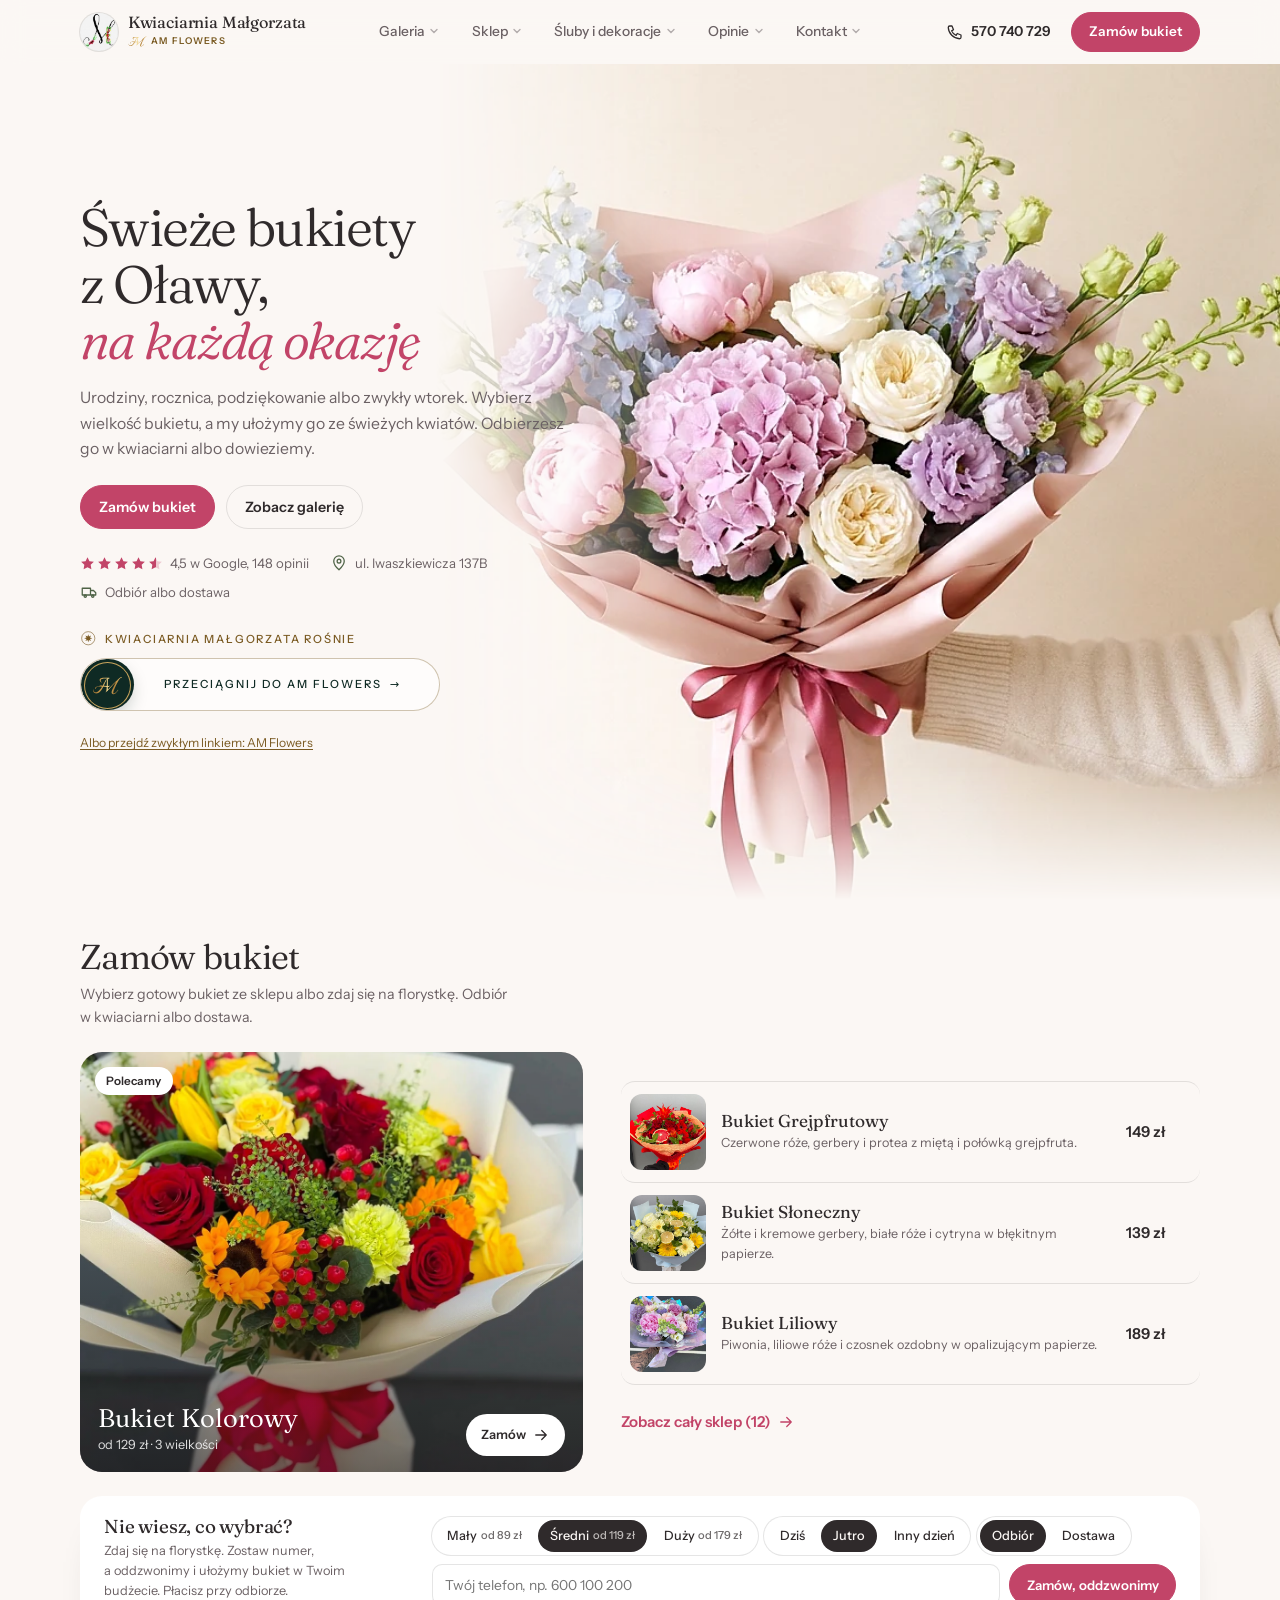
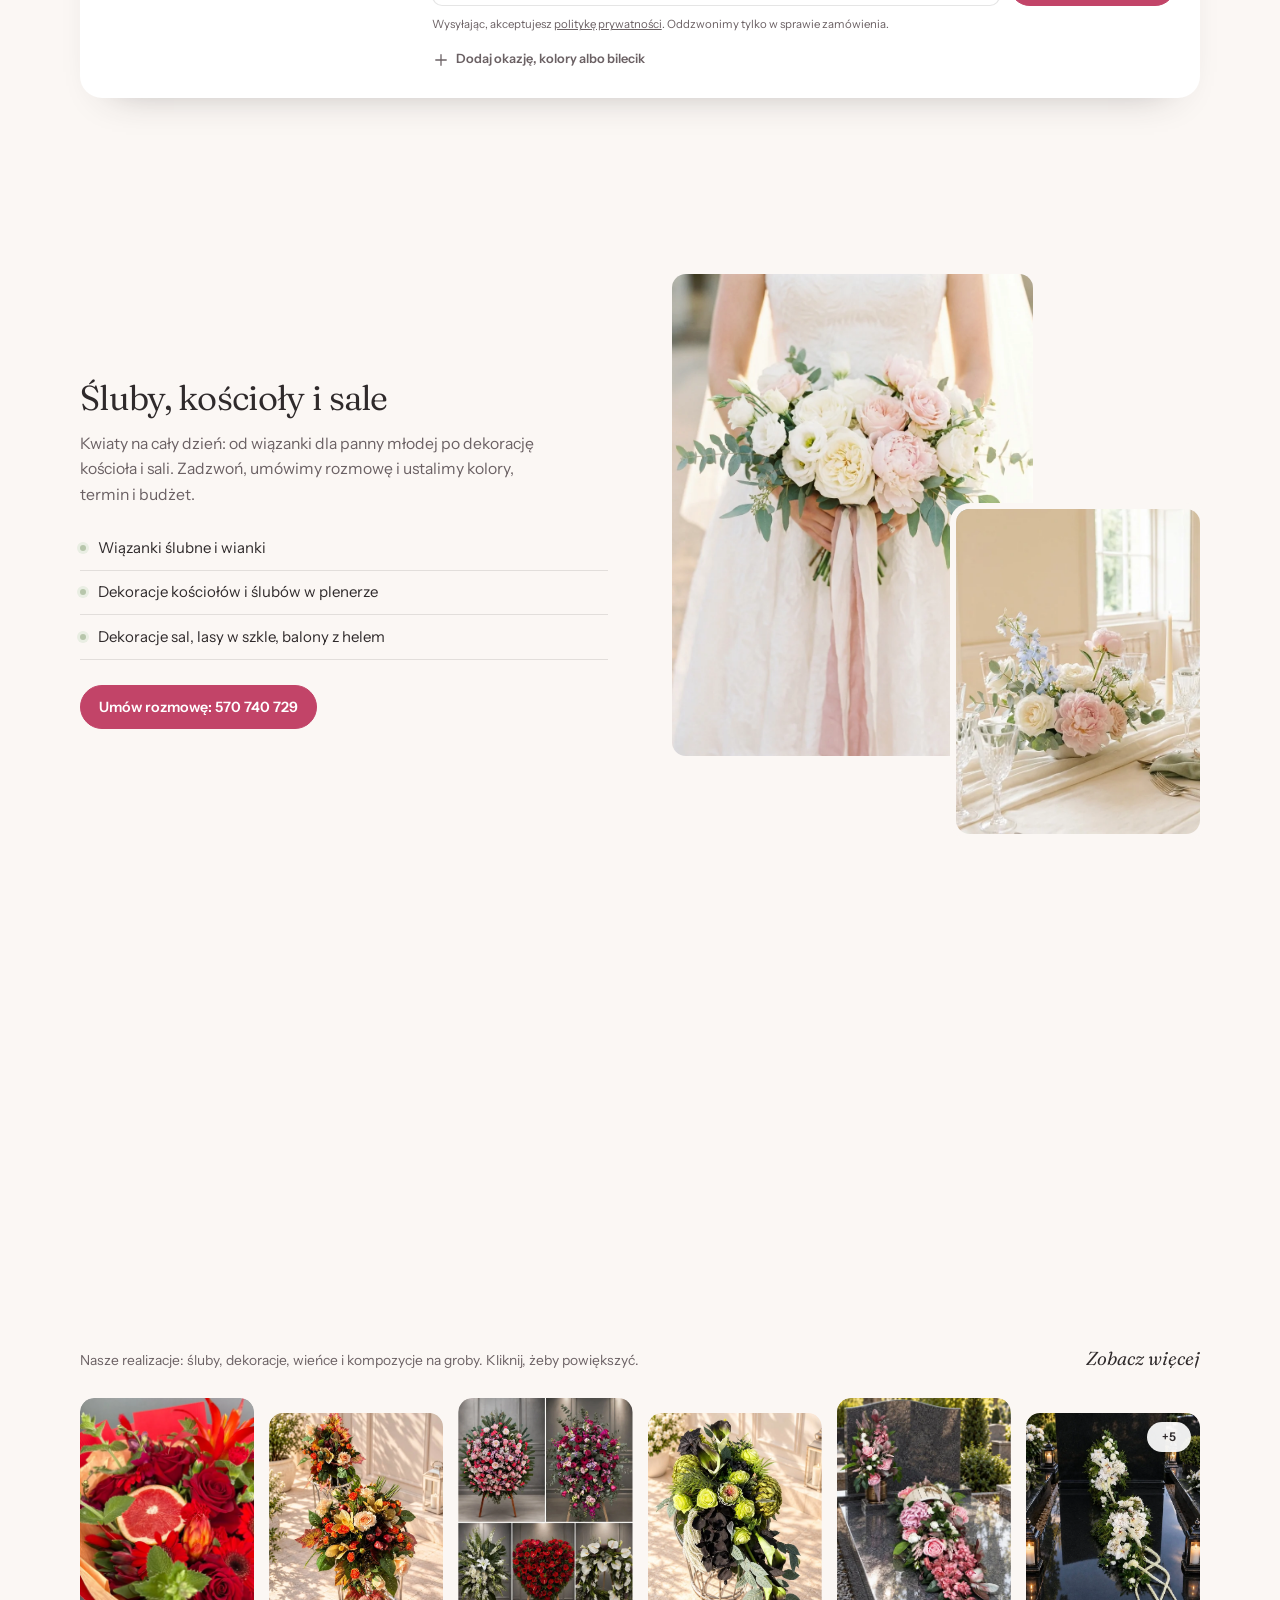
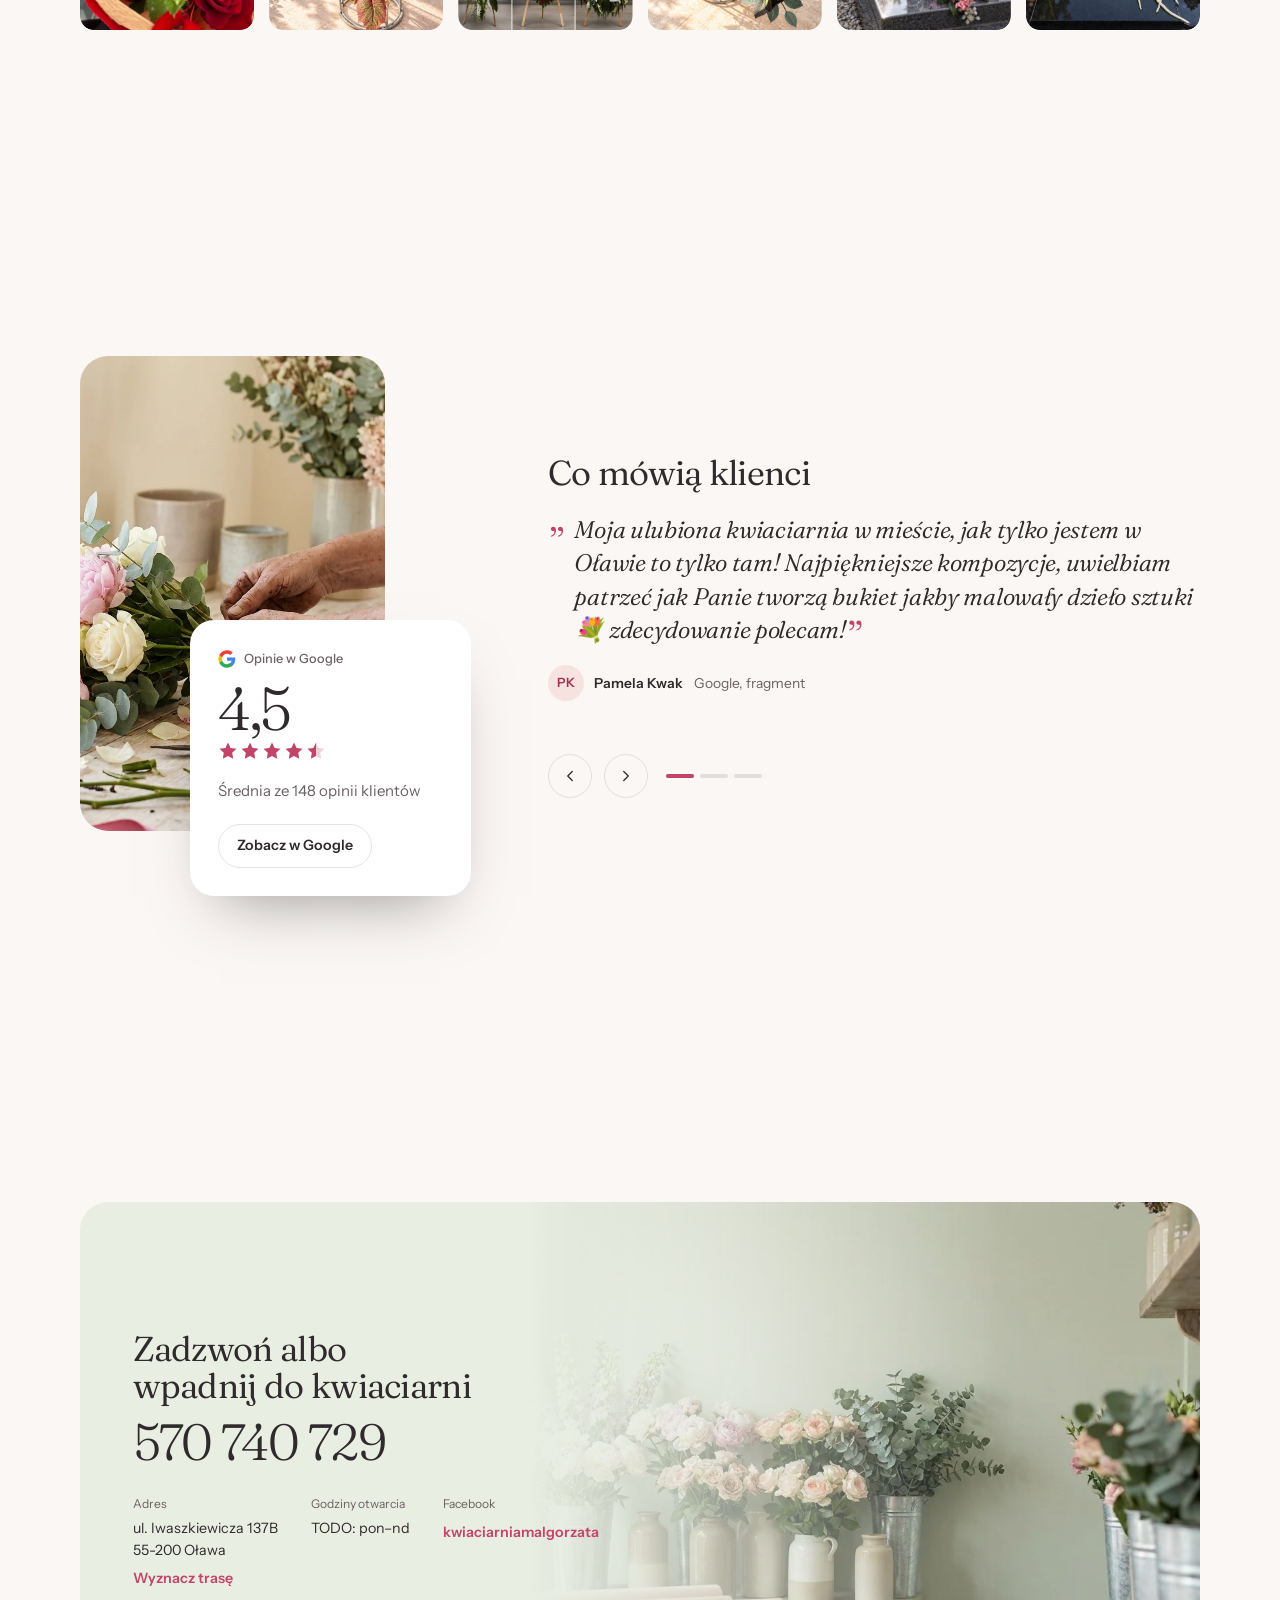
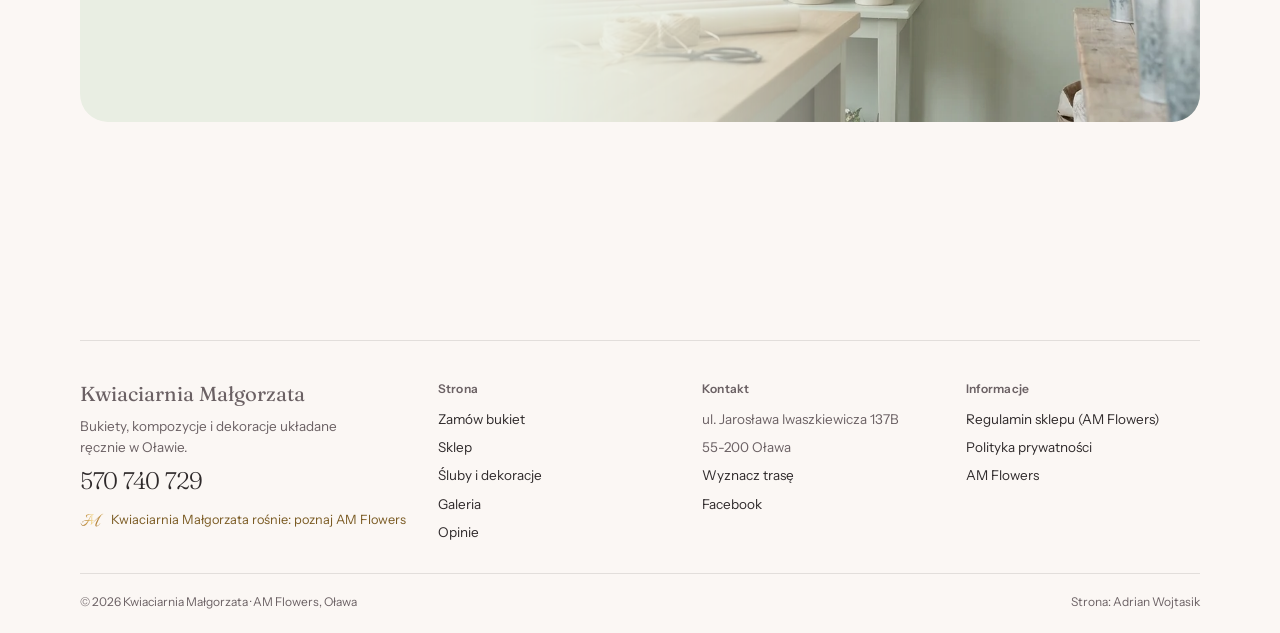
<file: index.html>
<!doctype html>
<html lang="pl">
<head>
<meta charset="utf-8">
<meta name="viewport" content="width=device-width, initial-scale=1">
<title>Kwiaciarnia Małgorzata, Oława: bukiety, wiązanki, dekoracje</title>
<meta name="description" content="Kwiaciarnia Małgorzata w Oławie, ul. Jarosława Iwaszkiewicza 137B. Świeże bukiety, wiązanki ślubne i pogrzebowe, dekoracje. Zamów bukiet online, odbierz w kwiaciarni albo zamów dostawę. Tel. 570 740 729.">
<meta name="theme-color" content="#FBF7F4">
<meta property="og:type" content="website">
<meta property="og:locale" content="pl_PL">
<meta property="og:title" content="Kwiaciarnia Małgorzata, Oława">
<meta property="og:description" content="Świeże bukiety, wiązanki ślubne i dekoracje. Zamów online z odbiorem albo dostawą.">
<meta property="og:image" content="img/og.jpg">
<meta property="og:image:width" content="1200">
<meta property="og:image:height" content="630"><!-- TODO: pełny adres URL po podpięciu domeny -->
<meta name="twitter:card" content="summary_large_image">
<link rel="icon" href="img/logo-temp.png">
<link rel="preload" as="image" href="img/hero.webp" media="(min-width:861px)">
<link rel="preload" as="image" href="img/hero-m.webp" media="(max-width:860px)">
<script type="application/ld+json">
{"@context":"https://schema.org","@type":"Florist","name":"Kwiaciarnia Małgorzata","telephone":"+48570740729",
"address":{"@type":"PostalAddress","streetAddress":"Jarosława Iwaszkiewicza 137B","postalCode":"55-200","addressLocality":"Oława","addressCountry":"PL"},
"sameAs":["https://www.facebook.com/kwiaciarniamalgorzata"]}
</script>
<style>
@font-face{font-family:"Fraunces";font-style:normal;font-weight:100 900;font-display:swap;src:url(fonts/fraunces-latin-ext-wght-normal.woff2) format("woff2");unicode-range:U+0100-02BA,U+02BD-02C5,U+02C7-02CC,U+02CE-02D7,U+02DD-02FF,U+0304,U+0308,U+0329,U+1D00-1DBF,U+1E00-1E9F,U+1EF2-1EFF,U+2020,U+20A0-20AB,U+20AD-20C0,U+2113,U+2C60-2C7F,U+A720-A7FF}
@font-face{font-family:"Fraunces";font-style:normal;font-weight:100 900;font-display:swap;src:url(fonts/fraunces-latin-wght-normal.woff2) format("woff2");unicode-range:U+0000-00FF,U+0131,U+0152-0153,U+02BB-02BC,U+02C6,U+02DA,U+02DC,U+0304,U+0308,U+0329,U+2000-206F,U+20AC,U+2122,U+2191,U+2193,U+2212,U+2215,U+FEFF,U+FFFD}
@font-face{font-family:"Fraunces";font-style:italic;font-weight:100 900;font-display:swap;src:url(fonts/fraunces-latin-ext-wght-italic.woff2) format("woff2");unicode-range:U+0100-02BA,U+02BD-02C5,U+02C7-02CC,U+02CE-02D7,U+02DD-02FF,U+0304,U+0308,U+0329,U+1D00-1DBF,U+1E00-1E9F,U+1EF2-1EFF,U+2020,U+20A0-20AB,U+20AD-20C0,U+2113,U+2C60-2C7F,U+A720-A7FF}
@font-face{font-family:"Fraunces";font-style:italic;font-weight:100 900;font-display:swap;src:url(fonts/fraunces-latin-wght-italic.woff2) format("woff2");unicode-range:U+0000-00FF,U+0131,U+0152-0153,U+02BB-02BC,U+02C6,U+02DA,U+02DC,U+0304,U+0308,U+0329,U+2000-206F,U+20AC,U+2122,U+2191,U+2193,U+2212,U+2215,U+FEFF,U+FFFD}
@font-face{font-family:"Instrument Sans";font-weight:400;font-display:swap;src:url(fonts/instrument-sans-latin-ext-400-normal.woff2) format("woff2");unicode-range:U+0100-02BA,U+02BD-02C5,U+02C7-02CC,U+02CE-02D7,U+02DD-02FF,U+0304,U+0308,U+0329,U+1D00-1DBF,U+1E00-1E9F,U+1EF2-1EFF,U+2020,U+20A0-20AB,U+20AD-20C0,U+2113,U+2C60-2C7F,U+A720-A7FF}
@font-face{font-family:"Instrument Sans";font-weight:400;font-display:swap;src:url(fonts/instrument-sans-latin-400-normal.woff2) format("woff2");unicode-range:U+0000-00FF,U+0131,U+0152-0153,U+02BB-02BC,U+02C6,U+02DA,U+02DC,U+0304,U+0308,U+0329,U+2000-206F,U+20AC,U+2122,U+2191,U+2193,U+2212,U+2215,U+FEFF,U+FFFD}
@font-face{font-family:"Instrument Sans";font-weight:500;font-display:swap;src:url(fonts/instrument-sans-latin-ext-500-normal.woff2) format("woff2");unicode-range:U+0100-02BA,U+02BD-02C5,U+02C7-02CC,U+02CE-02D7,U+02DD-02FF,U+0304,U+0308,U+0329,U+1D00-1DBF,U+1E00-1E9F,U+1EF2-1EFF,U+2020,U+20A0-20AB,U+20AD-20C0,U+2113,U+2C60-2C7F,U+A720-A7FF}
@font-face{font-family:"Instrument Sans";font-weight:500;font-display:swap;src:url(fonts/instrument-sans-latin-500-normal.woff2) format("woff2");unicode-range:U+0000-00FF,U+0131,U+0152-0153,U+02BB-02BC,U+02C6,U+02DA,U+02DC,U+0304,U+0308,U+0329,U+2000-206F,U+20AC,U+2122,U+2191,U+2193,U+2212,U+2215,U+FEFF,U+FFFD}
@font-face{font-family:"Instrument Sans";font-weight:600;font-display:swap;src:url(fonts/instrument-sans-latin-ext-600-normal.woff2) format("woff2");unicode-range:U+0100-02BA,U+02BD-02C5,U+02C7-02CC,U+02CE-02D7,U+02DD-02FF,U+0304,U+0308,U+0329,U+1D00-1DBF,U+1E00-1E9F,U+1EF2-1EFF,U+2020,U+20A0-20AB,U+20AD-20C0,U+2113,U+2C60-2C7F,U+A720-A7FF}
@font-face{font-family:"Instrument Sans";font-weight:600;font-display:swap;src:url(fonts/instrument-sans-latin-600-normal.woff2) format("woff2");unicode-range:U+0000-00FF,U+0131,U+0152-0153,U+02BB-02BC,U+02C6,U+02DA,U+02DC,U+0304,U+0308,U+0329,U+2000-206F,U+20AC,U+2122,U+2191,U+2193,U+2212,U+2215,U+FEFF,U+FFFD}
/* ---------- tokens: Piwonia i szałwia ---------- */
:root{
  --bg:#FBF7F4; --surface:#FFFFFF; --blush:#F6E3E0; --blush-2:#FBEEEB; --sage:#B7C6AB; --sage-2:#E9EEE3; --leaf:#4E6346;
  --ink:#2F2A2B; --muted:#6B6164; --line:rgba(47,42,43,.12);
  --rose:#C24468; --rose-deep:#A3304F; --on-rose:#fff;
  --f-display:"Fraunces",Georgia,serif; --f-text:"Instrument Sans",system-ui,-apple-system,"Segoe UI",sans-serif;
  --nav-h:64px; --r:14px; --r-lg:22px; --ease:cubic-bezier(.22,1,.36,1);
  --wrap:min(1180px,100% - clamp(2rem,6vw,5rem));
  --vh:calc(100svh - var(--nav-h));
  --page:var(--bg);
}

/* ---------- base ---------- */
*,*::before,*::after{box-sizing:border-box}
html{scroll-behavior:smooth;scroll-padding-top:var(--nav-h);-webkit-text-size-adjust:100%}
body{margin:0;background:var(--page);color:var(--ink);font:400 1rem/1.6 var(--f-text);overflow-x:clip;-webkit-font-smoothing:antialiased;accent-color:var(--rose);caret-color:var(--rose);
  transition:background-color 1s var(--ease)}
img{display:block;max-width:100%;height:auto}
main>section{overflow-x:clip}
a{color:inherit}
::selection{background:var(--blush);color:#2F2A2B}
:focus-visible{outline:2px solid var(--rose);outline-offset:3px;border-radius:6px}
h1,h2,h3{font-family:var(--f-display);font-weight:360;letter-spacing:-.02em;line-height:1.08;margin:0;text-wrap:balance;font-variation-settings:"SOFT" 100}
h2{font-size:clamp(1.9rem,3.3vw,2.8rem)}
h3{font-size:1.2rem;font-weight:440;letter-spacing:-.01em}
p{margin:0;text-wrap:pretty}
.wrap{width:var(--wrap);margin-inline:auto}
.lead{font-size:1.05rem;color:var(--muted);max-width:50ch}
.skip{position:fixed;left:1rem;top:-4rem;z-index:100;background:var(--ink);color:var(--bg);padding:.6rem 1rem;border-radius:8px}
.skip:focus{top:1rem}
.sr-only{position:absolute;width:1px;height:1px;overflow:hidden;clip:rect(0 0 0 0);white-space:nowrap}
svg.i{width:18px;height:18px;flex:none;fill:none;stroke:currentColor;stroke-width:1.7;stroke-linecap:round;stroke-linejoin:round}
.stars{display:inline-flex;gap:2px;color:var(--rose)}
.stars svg{width:15px;height:15px;fill:currentColor}

/* section = one screen */
.screen{min-height:var(--vh);display:flex;align-items:center;padding-block:clamp(1.5rem,4svh,3rem)}
.screen>.wrap{width:var(--wrap)}

/* reveal transitions between sections */
.js [data-reveal]{opacity:0;transform:translateY(22px);transition:opacity .9s var(--ease),transform .9s var(--ease)}
.js [data-reveal].is-in{opacity:1;transform:none}
.js [data-reveal="2"]{transition-delay:.08s}.js [data-reveal="3"]{transition-delay:.16s}

/* buttons */
.btn{display:inline-flex;align-items:center;justify-content:center;gap:.55rem;min-height:48px;padding:.75rem 1.4rem;border-radius:999px;border:1.5px solid var(--rose);
  background:var(--rose);color:var(--on-rose);font:600 .95rem/1 var(--f-text);text-decoration:none;cursor:pointer;white-space:nowrap;
  transition:background-color .25s var(--ease),border-color .25s var(--ease),box-shadow .3s var(--ease),transform .3s var(--ease)}
.btn:hover{background:var(--rose-deep);border-color:var(--rose-deep);box-shadow:0 8px 20px -10px rgba(194,68,104,.6)}
.btn:active{transform:translateY(1px)}
.btn--ghost{background:transparent;color:var(--ink);border-color:var(--line)}
.btn--ghost:hover{background:var(--surface);border-color:var(--ink);box-shadow:none}
.link{display:inline-flex;align-items:center;gap:.4rem;color:var(--rose);font-weight:600;text-decoration:none;min-height:44px}
.link:hover{text-decoration:underline;text-underline-offset:.25em}

/* ---------- navbar ---------- */
.nav{position:fixed;inset:0 0 auto;z-index:50;height:var(--nav-h);background:color-mix(in srgb,var(--page) 88%,transparent);
  -webkit-backdrop-filter:saturate(1.4) blur(12px);backdrop-filter:saturate(1.4) blur(12px);border-bottom:1px solid transparent;transition:border-color .3s,background-color 1s var(--ease)}
.nav.is-scrolled{border-color:var(--line)}
.nav__in{width:var(--wrap);margin:auto;height:100%;display:flex;align-items:center;gap:1.5rem}
.brand{display:flex;align-items:center;gap:.65rem;text-decoration:none;flex:none}
.brand img{width:38px;height:38px;border-radius:50%;background:#fff;object-fit:cover;box-shadow:0 0 0 1px var(--line)}
.brand b{font:420 1.08rem/1.1 var(--f-display);letter-spacing:-.01em;display:block}
.brand small{display:block;font-size:.72rem;color:var(--muted);margin-top:2px}
.menu{position:relative;display:flex;gap:.25rem;margin:0;padding:4px;list-style:none}
.menu a{position:relative;z-index:1;display:block;white-space:nowrap;padding:.55rem .95rem;border-radius:999px;text-decoration:none;font-size:.92rem;font-weight:500;color:var(--muted);transition:color .3s var(--ease)}
.menu a:hover,.menu a.is-active{color:var(--ink)}
.menu__pill{position:absolute;z-index:0;top:4px;left:0;height:calc(100% - 8px);width:0;border-radius:999px;background:var(--blush);opacity:0;
  transition:transform .45s var(--ease),width .45s var(--ease),opacity .3s var(--ease)}
.nav__cta{display:flex;align-items:center;gap:.5rem;flex:none}
.nav__tel{display:inline-flex;align-items:center;gap:.45rem;padding:.5rem .8rem;border-radius:999px;text-decoration:none;font-weight:600;font-size:.92rem;min-height:44px;transition:background .25s}
.nav__tel:hover{background:var(--blush-2)}
.nav .btn{min-height:42px;padding:.6rem 1.15rem;font-size:.9rem}
.nav__count[hidden]{display:none}
.nav__count{display:grid;place-items:center;min-width:20px;height:20px;padding:0 .3rem;border-radius:999px;background:#fff;color:var(--rose-deep);font-size:.72rem;margin-left:.15rem}
.burger{display:none;width:44px;height:44px;border:0;border-radius:999px;background:transparent;color:inherit;cursor:pointer;position:relative}
.burger span{position:absolute;left:13px;right:13px;height:1.5px;background:currentColor;transition:transform .4s var(--ease),opacity .2s}
.burger span:nth-child(1){top:17px}.burger span:nth-child(2){top:22px}.burger span:nth-child(3){top:27px}
.burger[aria-expanded="true"] span:nth-child(1){transform:translateY(5px) rotate(45deg)}
.burger[aria-expanded="true"] span:nth-child(2){opacity:0}
.burger[aria-expanded="true"] span:nth-child(3){transform:translateY(-5px) rotate(-45deg)}

/* ---------- hero: full-bleed photo ---------- */
.hero{position:relative;margin-top:var(--nav-h);min-height:var(--vh);overflow:hidden;isolation:isolate}
.hero__photo{position:absolute;inset:0 0 0 auto;width:min(66%,1300px);z-index:-1;overflow:hidden;
  -webkit-mask:linear-gradient(90deg,transparent 0,rgba(0,0,0,.45) 14%,#000 32%),linear-gradient(180deg,#000 84%,transparent);-webkit-mask-composite:source-in;
  mask:linear-gradient(90deg,transparent 0,rgba(0,0,0,.45) 14%,#000 32%),linear-gradient(180deg,#000 84%,transparent);mask-composite:intersect}
.hero__photo picture{display:block;width:100%;height:100%}
.hero__photo img{width:100%;height:100%;object-fit:cover;object-position:92% 40%;transform:scale(calc(1.02 + var(--hz,0)));transform-origin:70% 45%}
.hero__in{position:relative;max-width:min(520px,40vw)}
.hero h1{font-size:clamp(2.4rem,min(5vw,8svh),4.4rem);font-weight:330;letter-spacing:-.03em}
.hero h1 em{font-style:italic;color:var(--rose);font-weight:330}
.hero .lead{margin-top:1.1rem}
.hero__cta{display:flex;flex-wrap:wrap;gap:.7rem;margin-top:1.6rem}
.facts{display:flex;flex-wrap:wrap;gap:.5rem 1.4rem;margin:1.6rem 0 0;padding:0;list-style:none;font-size:.88rem;color:var(--muted)}
.facts li{display:flex;align-items:center;gap:.45rem}
.facts svg.i{color:var(--leaf)}
.hero__scroll{position:absolute;left:50%;bottom:1.4rem;translate:-50% 0;width:22px;height:34px;border:1.5px solid color-mix(in srgb,var(--ink) 40%,transparent);border-radius:12px}
.hero__scroll::after{content:"";position:absolute;left:50%;top:7px;width:3px;height:7px;margin-left:-1.5px;border-radius:2px;background:var(--rose);animation:wheel 1.8s var(--ease) infinite}
@keyframes wheel{0%{opacity:0;transform:translateY(-3px)}40%{opacity:1}100%{opacity:0;transform:translateY(9px)}}

/* ---------- oferta: pinned horizontal gallery ---------- */
/* ---------- galeria: litery jako okna ---------- */
.gal{min-height:var(--vh);display:flex;flex-direction:column;justify-content:center;gap:clamp(1rem,3svh,2.2rem);padding-block:clamp(1.5rem,4svh,3rem)}
.gal__word{width:var(--wrap);margin:0 auto;text-align:center;font:300 clamp(4.6rem,min(18vw,30svh),16rem)/.82 var(--f-display);letter-spacing:-.06em;
  font-variation-settings:"SOFT" 100,"opsz" 144;background:url(img/p10.webp) 50% var(--py,45%)/120% auto no-repeat;-webkit-background-clip:text;background-clip:text;color:transparent;
  padding-bottom:.06em}
.gal__word em{font-style:italic}
.js .gal__word{clip-path:inset(0 0 100% 0);transition:clip-path 1.4s var(--ease)}
.js .gal__word.is-in{clip-path:inset(-10% 0 -10% 0)}
.gal__meta{width:var(--wrap);margin:0 auto;display:flex;justify-content:space-between;align-items:baseline;gap:1rem;color:var(--muted);font-size:.92rem}
.gal__now{position:relative;height:2em;overflow:hidden;min-width:14ch;text-align:right}
.gal__now span{display:block;font:italic 360 1.25rem/2em var(--f-display);color:var(--ink);transition:transform .5s var(--ease),opacity .5s var(--ease)}
.gal__now span.out{transform:translateY(-100%);opacity:0}
.gal__now span.in{transform:translateY(100%);opacity:0}
.gal__strip{width:var(--wrap);margin:0 auto;display:grid;grid-template-columns:repeat(6,minmax(0,1fr));gap:clamp(.6rem,1.2vw,1rem);align-items:end}
.tile{all:unset;box-sizing:border-box;position:relative;display:block;cursor:zoom-in;border-radius:var(--r);overflow:hidden;background:var(--blush);
  aspect-ratio:3/4;transition:transform .7s var(--ease),box-shadow .7s var(--ease),filter .5s var(--ease)}
.tile:nth-child(even){aspect-ratio:4/5}
.tile img{width:100%;height:100%;object-fit:cover;transition:transform 1.1s var(--ease)}
.tile::after{content:"";position:absolute;inset:0;background:linear-gradient(180deg,transparent 55%,rgba(27,23,24,.55));opacity:0;transition:opacity .5s var(--ease)}
.tile b{position:absolute;left:.8rem;right:.8rem;bottom:.7rem;z-index:1;color:#fff;font:italic 360 1rem/1.2 var(--f-display);transform:translateY(8px);opacity:0;transition:transform .5s var(--ease),opacity .5s var(--ease)}
.tile:hover,.tile:focus-visible{transform:translateY(-10px);box-shadow:0 26px 40px -24px rgba(47,42,43,.55)}
.tile:hover img,.tile:focus-visible img{transform:scale(1.06)}
.tile:hover::after,.tile:focus-visible::after{opacity:1}
.tile:hover b,.tile:focus-visible b{transform:none;opacity:1}
.tile:focus-visible{outline:2px solid var(--rose);outline-offset:3px}
.tile__more{position:absolute;right:.6rem;top:.6rem;z-index:2;display:grid;place-items:center;min-width:44px;height:30px;padding:0 .6rem;border-radius:999px;background:rgba(255,255,255,.92);color:var(--ink);font:600 .8rem var(--f-text);transition:transform .4s var(--ease)}
.tile:hover .tile__more{transform:scale(1.08)}
.gal__strip:hover .tile:not(:hover){filter:saturate(.7) brightness(.97)}
.js .tile{clip-path:inset(100% 0 0 0 round var(--r));transition:clip-path 1s var(--ease),transform .7s var(--ease),box-shadow .7s var(--ease),filter .5s var(--ease)}
.js .gal__strip.is-in .tile{clip-path:inset(0 0 0 0 round var(--r))}
.js .gal__strip.is-in .tile:nth-child(2){transition-delay:.07s,0s,0s,0s}.js .gal__strip.is-in .tile:nth-child(3){transition-delay:.14s,0s,0s,0s}
.js .gal__strip.is-in .tile:nth-child(4){transition-delay:.21s,0s,0s,0s}.js .gal__strip.is-in .tile:nth-child(5){transition-delay:.28s,0s,0s,0s}.js .gal__strip.is-in .tile:nth-child(6){transition-delay:.35s,0s,0s,0s}
/* lightbox */
.lb{border:0;padding:0;background:transparent;max-width:none;max-height:none;width:100vw;height:100svh;margin:0;color:#fff;overflow:hidden}
.lb::backdrop{background:rgba(27,23,24,.9);backdrop-filter:blur(8px)}
.lb[open]{display:grid;grid-template-columns:auto 1fr auto;align-items:center;gap:1rem;padding:clamp(1rem,3vw,2.5rem)}
.lb figure{margin:0;display:flex;flex-direction:column;align-items:center;gap:.9rem;height:100%;justify-content:center;min-height:0}
.lb img{max-height:calc(100svh - 8rem);max-width:100%;border-radius:var(--r);object-fit:contain}
.lb img.anim{animation:lbin .6s var(--ease)}
@keyframes lbin{from{opacity:0;transform:translateX(var(--dx,0)) scale(.97)}}
.lb figcaption{display:flex;gap:.8rem;align-items:baseline;font:italic 360 1.15rem/1.3 var(--f-display)}
.lb figcaption small{font:500 .78rem var(--f-text);font-style:normal;opacity:.6}
.lb figcaption{align-items:center;flex-wrap:wrap;justify-content:center}
.lb__shop{min-height:40px;padding:.5rem 1.1rem;font-size:.85rem;margin-left:.6rem;font-style:normal}
.lb .arrow{border-color:rgba(255,255,255,.35);color:#fff}
.lb .arrow:hover{background:rgba(255,255,255,.12);border-color:#fff}
.lb__close{position:absolute;top:1rem;right:1rem}
.arrow{width:44px;height:44px;border-radius:50%;border:1.5px solid var(--line);background:transparent;color:var(--ink);cursor:pointer;display:grid;place-items:center;transition:border-color .25s,background-color .25s}
.arrow:hover{border-color:var(--ink);background:var(--surface)}

/* ---------- zamówienie (compact, one screen) ---------- */
.order__grid{display:grid;grid-template-columns:1.2fr .8fr;gap:clamp(1.5rem,4vw,3.5rem);align-items:center}
.order h2{margin-bottom:.4rem}
.q{margin-top:clamp(1rem,2.6svh,1.6rem)}
.q__title{display:flex;align-items:center;gap:.6rem;font-weight:600;margin-bottom:.6rem;font-size:.95rem}
.q__title i{display:grid;place-items:center;width:24px;height:24px;border-radius:50%;background:var(--ink);color:var(--page);font:600 .74rem/1 var(--f-text);font-style:normal}
.sizes{display:grid;grid-template-columns:repeat(3,minmax(0,1fr));gap:.6rem}
.size{position:relative;cursor:pointer}
.size input{position:absolute;opacity:0;pointer-events:none}
.size__card{display:flex;align-items:center;gap:.7rem;background:var(--surface);border-radius:var(--r);padding:.45rem .7rem .45rem .45rem;box-shadow:0 0 0 1.5px transparent,0 1px 2px rgba(47,42,43,.06);transition:box-shadow .25s var(--ease),transform .3s var(--ease)}
.size__card img{width:58px;height:58px;object-fit:cover;border-radius:10px;flex:none}
.size__card b{display:block;font-weight:600}
.size__card small{display:block;color:var(--muted);font-size:.84rem}
.size:hover .size__card{transform:translateY(-2px);box-shadow:0 0 0 1.5px var(--line),0 10px 22px -16px rgba(47,42,43,.35)}
.size input:checked + .size__card{box-shadow:0 0 0 2px var(--rose),0 10px 22px -16px rgba(194,68,104,.45)}
.size input:focus-visible + .size__card{outline:2px solid var(--rose);outline-offset:3px}
.seg{display:inline-flex;flex-wrap:wrap;gap:.3rem;padding:.3rem;background:var(--surface);border-radius:999px;box-shadow:0 0 0 1px var(--line)}
.seg label{position:relative;cursor:pointer}
.seg input{position:absolute;opacity:0;pointer-events:none}
.seg span{display:inline-flex;align-items:center;min-height:38px;padding:.4rem .95rem;border-radius:999px;font-weight:500;font-size:.92rem;transition:background-color .25s var(--ease),color .25s var(--ease)}
.seg label:hover span{background:var(--blush-2)}
.seg input:checked + span{background:var(--ink);color:var(--page)}
.seg input:focus-visible + span{outline:2px solid var(--rose);outline-offset:2px}
.row{display:flex;flex-wrap:wrap;gap:.6rem;align-items:center}
.input{font:inherit;color:var(--ink);background:var(--surface);border:1.5px solid var(--line);border-radius:12px;padding:.65rem .9rem;min-height:48px;width:100%;transition:border-color .2s,box-shadow .2s}
.input:focus{outline:none;border-color:var(--ink);box-shadow:0 0 0 4px color-mix(in srgb,var(--rose) 16%,transparent)}
textarea.input{min-height:70px;resize:vertical}
.inline{display:none;margin-top:.6rem;gap:.6rem;max-width:520px}
.inline.is-on{display:flex;animation:in .4s var(--ease)}
@keyframes in{from{opacity:0;transform:translateY(-4px)}}
.phone{display:flex;gap:.6rem;max-width:520px}
.err{display:none;color:var(--rose-deep);font-size:.84rem;margin-top:.35rem}
.is-invalid + .err,.err.is-on{display:block}
.is-invalid{border-color:var(--rose)!important}
details.more{margin-top:1rem}
details.more summary{cursor:pointer;list-style:none;display:inline-flex;align-items:center;gap:.45rem;font-weight:600;font-size:.92rem;min-height:40px;color:var(--muted)}
details.more summary:hover{color:var(--ink)}
details.more summary::-webkit-details-marker{display:none}
details.more summary svg{transition:transform .3s var(--ease)}
details.more[open] summary svg{transform:rotate(45deg)}
.more__body{display:grid;gap:.7rem;margin-top:.4rem;max-width:560px}
.chips{display:flex;flex-wrap:wrap;gap:.35rem}
.chip{position:relative;cursor:pointer}
.chip input{position:absolute;opacity:0;pointer-events:none}
.chip span{display:inline-flex;align-items:center;gap:.4rem;min-height:36px;padding:.35rem .8rem;border-radius:999px;background:var(--surface);box-shadow:0 0 0 1px var(--line);font-size:.86rem;transition:background-color .2s,box-shadow .2s}
.chip:hover span{box-shadow:0 0 0 1px var(--ink)}
.chip input:checked + span{background:var(--ink);color:var(--page);box-shadow:none}
.dot{width:11px;height:11px;border-radius:50%}
.sum{background:var(--surface);border-radius:var(--r-lg);padding:.9rem;box-shadow:0 24px 50px -34px rgba(47,42,43,.5)}
.sum__img{border-radius:var(--r);overflow:hidden;height:min(calc(var(--vh) - 22rem),300px);min-height:160px;background:var(--blush)}
.sum__img img{width:100%;height:100%;object-fit:cover;transition:opacity .35s var(--ease)}
.sum__head{display:flex;justify-content:space-between;align-items:baseline;margin:.9rem .3rem .2rem}
.sum__head span{color:var(--muted);font-size:.92rem}
.sum ul{list-style:none;margin:.6rem .3rem .2rem;padding:0;font-size:.88rem}
.sum li{display:flex;justify-content:space-between;gap:1rem;padding:.45rem 0;border-top:1px solid var(--line)}
.sum li span:first-child{color:var(--muted)}
.ok{display:none;margin-top:.9rem;padding:.9rem 1rem;border-radius:var(--r);background:var(--sage-2);font-size:.92rem}
.ok.is-on{display:block;animation:in .4s var(--ease)}


/* compact order */
.order h2{font-size:clamp(1.6rem,2.6vw,2.2rem)}
.order .lead{font-size:.95rem}
.order .q{margin-top:clamp(.7rem,1.8svh,1.1rem)}
.order .q__title{font-size:.86rem;margin-bottom:.45rem}
.order .q__title i{width:20px;height:20px;font-size:.68rem}
.order .sizes{gap:.45rem;max-width:560px}
.order .size__card{padding:.3rem .55rem .3rem .3rem;gap:.55rem;border-radius:12px}
.order .size__card img{width:40px;height:40px;border-radius:8px}
.order .size__card b{font-size:.9rem}.order .size__card small{font-size:.78rem}
.order .seg{padding:.22rem}
.order .seg span{min-height:32px;padding:.3rem .8rem;font-size:.85rem}
.order .input{min-height:42px;padding:.5rem .8rem;font-size:.92rem;border-radius:10px}
.order .phone{max-width:460px}
.order .btn{min-height:42px;padding:.55rem 1.1rem;font-size:.88rem}
.order details.more{margin-top:.6rem}
.order details.more summary{min-height:34px;font-size:.85rem}
.order .more__body{gap:.5rem;margin-top:.2rem}
.order .chip span{min-height:30px;padding:.25rem .7rem;font-size:.8rem}
.order textarea.input{min-height:42px;height:42px;resize:none}
.order .pair{display:grid;grid-template-columns:1fr 1fr;gap:.45rem}
.order.screen{padding-block:clamp(.8rem,2.5svh,2rem)}
@media (max-width:560px){.order .pair{grid-template-columns:1fr}}
.order .sum{padding:.75rem}
.order .sum__img{height:min(calc(var(--vh) - 20rem),260px)}
.order .sum__head h3{font-size:1.05rem}
.order .sum ul{font-size:.82rem}


/* ---------- zamów: polecane ze sklepu + florystka ---------- */
.order .order__head{display:flex;justify-content:space-between;align-items:end;gap:.8rem 2rem;flex-wrap:wrap;margin-bottom:clamp(1rem,2.6svh,1.6rem)}
.order .order__head h2{font-size:clamp(1.9rem,3.3vw,2.8rem)}
.order .order__head .lead{margin-top:.5rem}
.picks{display:grid;grid-template-columns:minmax(0,1fr) minmax(0,1.15fr);gap:clamp(1rem,3vw,2.5rem);align-items:stretch}
.feat{position:relative;display:block;border-radius:var(--r-lg);overflow:hidden;background:var(--blush);min-height:min(calc(var(--vh) - 19rem),420px);text-decoration:none;color:#fff;isolation:isolate}
.feat img{position:absolute;inset:0;width:100%;height:100%;object-fit:cover;transition:transform 1.2s var(--ease);z-index:-1}
.feat::after{content:"";position:absolute;inset:0;z-index:-1;background:linear-gradient(180deg,transparent 45%,rgba(27,23,24,.62))}
.feat:hover img{transform:scale(1.04)}
.feat__badge{position:absolute;left:1rem;top:1rem;background:var(--surface);color:var(--ink);border-radius:999px;padding:.3rem .75rem;font-size:.78rem;font-weight:600}
.feat__cap{position:absolute;left:1.2rem;right:1.2rem;bottom:1.1rem;display:flex;justify-content:space-between;align-items:end;gap:1rem}
.feat__cap b{display:block;font:360 clamp(1.5rem,2.4vw,2rem)/1.05 var(--f-display)}
.feat__cap small{display:block;font-size:.85rem;opacity:.85;margin-top:.25rem}
.feat__cta{display:inline-flex;align-items:center;gap:.4rem;flex:none;min-height:42px;padding:.5rem 1rem;border-radius:999px;background:var(--surface);color:var(--ink);font:600 .85rem var(--f-text);transition:background-color .3s var(--ease),color .3s}
.feat:hover .feat__cta{background:var(--rose);color:#fff}
.plist{display:flex;flex-direction:column;justify-content:center}
.prow{display:grid;grid-template-columns:76px 1fr auto;gap:1rem;align-items:center;padding:.8rem .6rem;border-bottom:1px solid var(--line);text-decoration:none;color:inherit;border-radius:14px;position:relative;
  transition:background-color .35s var(--ease),padding .45s var(--ease)}
.prow:first-child{border-top:1px solid var(--line)}
.prow img{width:76px;height:76px;border-radius:12px;object-fit:cover;transition:transform .6s var(--ease)}
.prow b{display:block;font:420 1.15rem/1.15 var(--f-display)}
.prow small{display:block;font-size:.84rem;color:var(--muted);margin-top:.15rem}
.prow span{font-weight:600;white-space:nowrap;display:flex;align-items:center;gap:.5rem}
.prow span svg{opacity:0;transform:translateX(-6px);transition:opacity .3s,transform .4s var(--ease);color:var(--rose)}
.prow:hover{background:var(--surface);padding-left:1rem;border-color:transparent}
.prow:hover img{transform:scale(1.06) rotate(-2deg)}
.prow:hover span svg{opacity:1;transform:none}
.plist .link{margin-top:1rem;align-self:flex-start}
.js .picks .feat,.js .picks .prow,.js .picks .link{opacity:0;transform:translateY(14px);transition:opacity .7s var(--ease),transform .7s var(--ease),background-color .35s var(--ease),padding .45s var(--ease)}
.js .picks.is-in .feat,.js .picks.is-in .prow,.js .picks.is-in .link{opacity:1;transform:none}
.picks.is-in .prow:nth-child(1){transition-delay:.08s,.08s,0s,0s}.picks.is-in .prow:nth-child(2){transition-delay:.16s,.16s,0s,0s}.picks.is-in .prow:nth-child(3){transition-delay:.24s,.24s,0s,0s}.picks.is-in .link{transition-delay:.32s}
.florist{margin-top:clamp(1rem,2.6svh,1.6rem);background:var(--surface);border-radius:var(--r-lg);padding:clamp(1rem,2vw,1.4rem) clamp(1rem,2.4vw,1.6rem);display:grid;grid-template-columns:minmax(220px,.8fr) 2fr;gap:.7rem 2rem;align-items:center;
  box-shadow:0 20px 40px -32px rgba(47,42,43,.45)}
.florist__intro h3{font-size:1.25rem}
.florist__intro p{font-size:.85rem;color:var(--muted);margin-top:.25rem}
.florist__main{display:flex;flex-direction:column;gap:.6rem;min-width:0}
.florist__intro{align-self:start}
.florist__legal{font-size:.76rem;color:var(--muted)}
.florist__legal a{color:inherit}
.florist .err:not(.is-on){display:none}
.florist .inline:not(.is-on){display:none}
.florist__row{display:flex;flex-wrap:wrap;gap:.45rem}
.florist .seg span small{font-size:.74rem;opacity:.7;margin-left:.25rem}
.florist .inline{margin:0}
.florist .phone{max-width:none}
.florist details.more{margin-top:0}

/* ---------- śluby ---------- */
.split{display:grid;grid-template-columns:1fr 1fr;gap:clamp(2rem,5vw,5rem);align-items:center}
.duo{position:relative;height:min(calc(var(--vh) - 4rem),560px)}
.duo figure{margin:0;border-radius:var(--r);overflow:hidden;position:absolute}
.duo figure img{width:100%;height:100%;object-fit:cover}
.duo .a{left:0;top:0;height:86%;aspect-ratio:3/4}
.duo .b{right:0;bottom:0;height:58%;aspect-ratio:3/4;box-shadow:0 0 0 6px var(--page);transition:box-shadow 1s var(--ease)}
.list{list-style:none;margin:1.3rem 0 1.7rem;padding:0}
.list li{display:flex;align-items:center;gap:.8rem;padding:.65rem 0;border-bottom:1px solid var(--line)}
.list li::before{content:"";width:6px;height:6px;border-radius:50%;background:var(--sage);flex:none;box-shadow:0 0 0 3px var(--sage-2)}

/* ---------- opinie (showcase) ---------- */
.rev{display:grid;grid-template-columns:.75fr 1.25fr;gap:clamp(2rem,6vw,6rem);align-items:center}
.rev__media{position:relative;height:min(calc(var(--vh) - 5rem),540px)}
.rev__photo{position:absolute;left:0;top:0;width:78%;height:88%;margin:0;border-radius:28px;overflow:hidden}
.rev__photo img{width:100%;height:100%;object-fit:cover;object-position:50% 40%}
.rating{position:absolute;right:0;bottom:0;width:min(300px,72%);background:var(--surface);border-radius:24px;padding:clamp(1.3rem,2.4vw,1.9rem);box-shadow:0 30px 60px -30px rgba(47,42,43,.5);overflow:hidden}
.rating>*{position:relative}
.rating small{display:flex;align-items:center;gap:.5rem;font-size:.85rem;color:var(--muted);font-weight:500}
.rating .g{width:18px;height:18px}
.rating b{display:block;font:300 clamp(3.4rem,6vw,4.8rem)/1 var(--f-display);letter-spacing:-.05em;margin:.6rem 0 .2rem}
.rating .stars svg{width:20px;height:20px}
.rating p{margin-top:.7rem;color:var(--muted)}
.rating .row{margin-top:1.4rem}
.testi__h{margin-bottom:1.4rem}
.slides{position:relative;min-height:220px;transition:height .5s var(--ease)}
.slide{position:absolute;top:0;left:0;right:0;margin:0;opacity:0;transform:translateY(10px);transition:opacity .7s var(--ease),transform .7s var(--ease);pointer-events:none}
.slide.is-on{opacity:1;transform:none;pointer-events:auto}
.slide blockquote{margin:0;font:italic 340 clamp(1.35rem,2.5vw,2.05rem)/1.4 var(--f-display);letter-spacing:-.012em;text-wrap:pretty}
.slide blockquote{padding-left:1.1em}
.slide blockquote::before,.slide blockquote::after{font:300 1.7em/0 var(--f-display);color:var(--rose);font-style:normal}
.slide blockquote::before{content:"\201E";display:inline-block;width:0;position:relative;left:-.62em;top:-.16em}
.slide blockquote::after{content:"\201D";margin-left:.06em;position:relative;top:.3em}
.slide figcaption{display:flex;align-items:center;gap:.7rem;margin-top:1.2rem;font-size:.92rem}
.slide figcaption i{display:grid;place-items:center;width:36px;height:36px;border-radius:50%;background:var(--blush);font:600 .85rem/1 var(--f-text);font-style:normal;color:var(--rose-deep)}
.slide figcaption span{color:var(--muted)}
.slider-nav{display:flex;align-items:center;gap:.8rem;margin-top:1.4rem}
.arrow{width:44px;height:44px;border-radius:50%;border:1.5px solid var(--line);background:transparent;color:var(--ink);cursor:pointer;display:grid;place-items:center;transition:border-color .25s,background-color .25s}
.arrow:hover{border-color:var(--ink);background:var(--surface)}
.dots{display:flex;gap:.4rem;margin-left:.4rem}
.dots button{width:28px;height:4px;border-radius:4px;border:0;background:var(--line);cursor:pointer;padding:0;position:relative;overflow:hidden}
.dots button.is-on::after{content:"";position:absolute;inset:0;background:var(--rose);transform-origin:left;animation:fill 7s linear forwards}
.slides:hover ~ .slider-nav .dots button.is-on::after,.paused .dots button.is-on::after{animation-play-state:paused}
@keyframes fill{from{transform:scaleX(0)}}

/* ---------- kontakt (photo background) ---------- */
.contact{position:relative;border-radius:28px;overflow:hidden;background:var(--sage-2);min-height:min(calc(var(--vh) - 7rem),520px);display:flex;align-items:center;transition:background-color 1s var(--ease)}
.contact__photo{position:absolute;inset:0 0 0 auto;width:60%;background:url(img/kwiaciarnia.webp) 62% 50%/cover no-repeat;
  -webkit-mask:linear-gradient(90deg,transparent 0,rgba(0,0,0,.35) 30%,#000 70%);mask:linear-gradient(90deg,transparent 0,rgba(0,0,0,.35) 30%,#000 70%)}
.contact__in{position:relative;padding:clamp(1.8rem,4.5vw,3.5rem);max-width:600px}
.bigtel{display:inline-block;margin-top:.8rem;font:300 clamp(2.4rem,5.4vw,4.2rem)/1 var(--f-display);letter-spacing:-.035em;text-decoration:none;transition:color .25s}
.bigtel:hover{color:var(--rose)}
.contact dl{margin:1.8rem 0 0;display:grid;grid-template-columns:repeat(3,auto);gap:1.4rem 2.2rem;justify-content:start}
.contact dt{font-size:.8rem;color:var(--muted);margin-bottom:.2rem}
.contact dd{margin:0;font-size:.95rem}
.contact dd .link{min-height:32px}
footer{display:flex;flex-wrap:wrap;justify-content:space-between;gap:.8rem;padding:1.6rem 0 2rem;font-size:.85rem;color:var(--muted)}

/* mobile bar */
.bar{position:fixed;left:.75rem;right:.75rem;bottom:.75rem;z-index:40;display:none;gap:.5rem;padding:.4rem;border-radius:999px;background:var(--surface);
  box-shadow:0 12px 30px -12px rgba(47,42,43,.35);transform:translateY(140%);transition:transform .45s var(--ease)}
.bar.is-on{transform:none}
.bar .btn{flex:1;min-height:46px}

@media (prefers-reduced-motion:no-preference){
  .js .hero [data-reveal]{transition-duration:1.1s}
}
@media (prefers-reduced-motion:reduce){
  *,*::before,*::after{animation:none!important;transition-duration:.01ms!important;scroll-behavior:auto!important}
  .js [data-reveal]{opacity:1;transform:none}
}

/* ---------- responsive ---------- */
@media (max-width:1140px){
  .menu{display:none}
  .burger{display:block}
  .nav__tel span{display:none}
  .nav.is-open .menu{display:flex;position:fixed;inset:var(--nav-h) 0 auto 0;flex-direction:column;gap:0;padding:1rem clamp(1rem,5vw,2.5rem) 2rem;background:var(--page);border-bottom:1px solid var(--line)}
  .nav.is-open .menu a{font:360 1.6rem/1.2 var(--f-display);color:var(--ink);padding:.8rem 0;border-radius:0;border-bottom:1px solid var(--line)}
  .menu__pill{display:none}
  .nav__cta{margin-left:auto}
  .sizes{grid-template-columns:1fr}
}
@media (max-width:860px){
  .screen{min-height:0;padding-block:3rem}
  .hero__grid,.split,.rev,.order__grid{grid-template-columns:1fr}
  .hero{display:block;min-height:0;padding:min(92vw,520px) 0 2rem}
  .hero__photo{inset:0 0 auto 0;width:100%;height:min(128vw,720px);-webkit-mask:linear-gradient(180deg,#000 52%,transparent 97%);mask:linear-gradient(180deg,#000 52%,transparent 97%)}
  .hero__photo img{object-position:50% 16%;transform-origin:50% 30%}
  .hero__in{max-width:none}
  .hero__scroll{display:none}
  /* native horizontal scroll on touch */
  .gal{min-height:0;padding-block:3rem}
  .gal__strip{grid-template-columns:repeat(3,minmax(0,1fr))}
  .tile b,.tile::after{display:none}
  .gal__word{font-size:24vw}
  .gal__meta{flex-direction:column;gap:.2rem}
  .gal__now{text-align:left}
  .lb[open]{grid-template-columns:1fr;grid-template-rows:1fr auto}
  .lb .arrow.p,.lb .arrow.n{display:none}
  .sum{order:-1;display:none}
  .picks{grid-template-columns:1fr}.feat{min-height:340px}
  .florist{grid-template-columns:1fr}
  .duo{height:min(110vw,520px)}
  .split .duo{order:-1}
  .contact__photo{width:100%;top:auto;height:280px;-webkit-mask:linear-gradient(180deg,transparent 0,#000 60%);mask:linear-gradient(180deg,transparent 0,#000 60%)}
  .contact{align-items:flex-start;padding-bottom:230px}
  .contact dl{grid-template-columns:1fr}
  .bar{display:flex}
  footer{padding-bottom:6rem}
}
@media (max-width:560px){
  .nav .btn{display:none}
  .phone{flex-direction:column}
}





/* ===== mega menu ===== */
.menu a .menu__desc{display:none}
.mega{position:absolute;left:0;top:calc(var(--nav-h) - 6px);z-index:49;pointer-events:none;width:0}
.mega__box{position:absolute;left:0;top:0;width:var(--mw,560px);height:var(--mh,240px);transform:translateX(var(--mx,0px)) translateY(8px) scale(.98);transform-origin:var(--mo,50%) 0;
  background:var(--surface);border-radius:20px;box-shadow:0 30px 60px -30px rgba(47,42,43,.45),0 0 0 1px var(--line);opacity:0;overflow:hidden;
  transition:opacity .25s var(--ease),transform .45s var(--ease),width .45s var(--ease),height .45s var(--ease)}
.mega.on{pointer-events:auto}
.mega.on .mega__box{opacity:1;transform:translateX(var(--mx,0px)) translateY(0) scale(1)}
.mega.instant .mega__box{transition:opacity .25s var(--ease),transform .45s var(--ease)}
.mega__tip{position:absolute;top:-6px;left:var(--tx,50%);width:12px;height:12px;background:var(--surface);transform:rotate(45deg);transition:left .45s var(--ease);box-shadow:-1px -1px 0 var(--line)}
.mega__track{position:relative;width:100%;height:100%}
.mp{position:absolute;left:0;top:0;padding:1.2rem;display:grid;gap:1.2rem;opacity:0;visibility:hidden;transform:translateX(var(--from,0px));
  transition:opacity .3s var(--ease),transform .45s var(--ease),visibility 0s .45s}
.mp.on{opacity:1;visibility:visible;transform:none;transition:opacity .35s .05s var(--ease),transform .45s var(--ease),visibility 0s}
.mp>*,.mp__list>*,.mp__thumbs>*{opacity:0;transform:translateY(6px);transition:opacity .4s var(--ease),transform .5s var(--ease)}
.mp.on>*,.mp.on .mp__list>*,.mp.on .mp__thumbs>*{opacity:1;transform:none}
.mp.on .mp__list>*:nth-child(2),.mp.on .mp__thumbs>*:nth-child(2){transition-delay:.05s}
.mp.on .mp__list>*:nth-child(3),.mp.on .mp__thumbs>*:nth-child(3){transition-delay:.1s}
.mp.on .mp__list>*:nth-child(4){transition-delay:.15s}
.mp[data-p="oferta"]{grid-template-columns:200px auto;width:620px}
.mp--shop,.mp[data-p="sluby"]{grid-template-columns:300px 210px;width:560px}
.mp--small{width:320px;gap:.9rem}
.mp__h{display:block;font:400 1.35rem/1.1 var(--f-display);margin-bottom:.4rem}
.mp p,.mp small{font-size:.84rem;color:var(--muted)}
.mp a{text-decoration:none;color:inherit}
.mp__text{display:flex;flex-direction:column;justify-content:space-between;gap:.8rem;padding:.3rem 0}
.mp__more{display:inline-flex;align-items:center;gap:.35rem;font-weight:600;font-size:.85rem;color:var(--rose)!important;min-height:36px}
.mp__more svg{width:16px;height:16px;transition:transform .35s var(--ease)}
.mp__more:hover svg{transform:translateX(4px)}
.mp__thumbs{display:grid;grid-template-columns:repeat(3,120px);gap:.6rem}
.mp__th{position:relative;display:block;aspect-ratio:3/4;border-radius:12px;overflow:hidden;background:var(--blush)}
.mp__th img,.mp__item img,.mp__feat img{width:100%;height:100%;object-fit:cover;transition:transform .8s var(--ease)}
.mp__th span{position:absolute;left:.5rem;bottom:.45rem;color:#fff;font:italic 360 .9rem var(--f-display);text-shadow:0 1px 8px rgba(0,0,0,.5)}
.mp__th:hover img,.mp__item:hover img,.mp__feat:hover img{transform:scale(1.07)}
.mp__list{display:flex;flex-direction:column;gap:.2rem}
.mp__item{display:grid;grid-template-columns:52px 1fr;gap:.8rem;align-items:center;padding:.45rem;border-radius:12px;transition:background-color .25s var(--ease)}
.mp__item img{width:52px;height:52px;border-radius:10px}
.mp__item:hover,.mp__row:hover{background:var(--blush-2)}
.mp__item b,.mp__row b{display:block;font-weight:600;font-size:.92rem}
.mp__item small,.mp__row small{display:block;margin-top:.05rem}
.mp__row{display:block;padding:.6rem .7rem;border-radius:12px;transition:background-color .25s var(--ease)}
.mp__list .mp__more{padding-left:.7rem}
.mp__feat{position:relative;display:block;border-radius:14px;overflow:hidden;background:var(--blush);min-height:230px}
.mp__badge{position:absolute;left:.6rem;top:.6rem;background:var(--rose);color:#fff;border-radius:999px;padding:.2rem .6rem;font-size:.72rem;font-weight:600}
.mp__cap{position:absolute;left:0;right:0;bottom:0;padding:2rem .8rem .7rem;background:linear-gradient(180deg,transparent,rgba(27,23,24,.7));color:#fff}
.mp__cap b{display:block;font:400 1.05rem var(--f-display)}.mp__cap small{color:rgba(255,255,255,.85);font-size:.76rem}
.mp__rate{display:flex;align-items:center;gap:.7rem;flex-wrap:wrap}
.mp__rate b{font:300 2.8rem/1 var(--f-display);letter-spacing:-.04em}
.mp__stars{display:inline-flex;color:var(--rose)}.mp__stars svg{width:15px;height:15px;fill:currentColor}
.mp__rate small{width:100%}
.mp__quote{margin:0;font:italic 360 1rem/1.45 var(--f-display);padding:.8rem .9rem;border-radius:12px;background:var(--blush-2)}
.mp__quote small{display:block;margin-top:.4rem;font:400 .76rem var(--f-text)}
.mp__tel{font:300 2.2rem/1 var(--f-display);letter-spacing:-.03em;transition:color .25s}
.mp__tel:hover{color:var(--rose)}
.mp__addr{font-size:.9rem!important;color:var(--ink)!important}
.mp__btns{display:flex;gap:1rem;flex-wrap:wrap}
.menu a .menu__chev{display:inline-block;width:10px;height:10px;margin-left:.3rem;vertical-align:.05em;opacity:.5;transition:transform .35s var(--ease),opacity .25s}
.menu a.is-open .menu__chev{transform:rotate(180deg);opacity:1}
@media (max-width:1140px){
  .mega{display:none}.menu a .menu__chev{display:none}
  .nav.is-open .menu a .menu__desc{display:block;font:400 .8rem/1.3 var(--f-text);color:var(--muted);margin-top:.15rem;letter-spacing:0}
}
@media (prefers-reduced-motion:reduce){.mega__box,.mp,.mp>*{transition:none!important}}

/* ===== shared nav ===== */
.menu{position:relative}
.menu a{position:relative;z-index:1;background:none!important}
.menu a[aria-current],.menu a.is-active{color:var(--ink)}
.menu a::after{content:"";position:absolute;left:50%;bottom:2px;width:5px;height:5px;margin-left:-2.5px;border-radius:50%;background:var(--rose);transform:scale(0);transition:transform .45s cubic-bezier(.34,1.56,.64,1)}
.menu a[aria-current]::after,.menu a.is-active::after{transform:scale(1)}
.menu__pill{position:absolute;z-index:0;top:4px;left:0;height:calc(100% - 8px);width:0;border-radius:999px;background:var(--blush-2);opacity:0;pointer-events:none;
  transition:transform .45s var(--ease),width .45s var(--ease),opacity .3s var(--ease)}
.menu__pill.on{opacity:1}
.burger{display:none;width:44px;height:44px;border:0;border-radius:999px;background:transparent;color:inherit;cursor:pointer;position:relative}
.burger span{position:absolute;left:13px;right:13px;height:1.5px;background:currentColor;transition:transform .4s var(--ease),opacity .2s}
.burger span:nth-child(1){top:17px}.burger span:nth-child(2){top:22px}.burger span:nth-child(3){top:27px}
.burger[aria-expanded="true"] span:nth-child(1){transform:translateY(5px) rotate(45deg)}
.burger[aria-expanded="true"] span:nth-child(2){opacity:0}
.burger[aria-expanded="true"] span:nth-child(3){transform:translateY(-5px) rotate(-45deg)}
.nav__tel{display:inline-flex;align-items:center;gap:.45rem;padding:.5rem .8rem;border-radius:999px;text-decoration:none;font-weight:600;font-size:.92rem;min-height:44px;transition:background .25s}
.nav__tel:hover{background:var(--blush-2)}
@media (max-width:1140px){
  .menu{display:none!important}.burger{display:block}.menu__pill{display:none}
  .nav__tel span{display:none}
  .nav.is-open .menu{display:flex!important;position:fixed;inset:var(--nav-h) 0 auto 0;flex-direction:column;gap:0;margin:0;padding:1rem clamp(1rem,5vw,2.5rem) 2rem;background:var(--bg);border-bottom:1px solid var(--line);box-shadow:0 30px 40px -30px rgba(47,42,43,.3)}
  .nav.is-open .menu a{font:360 1.6rem/1.2 var(--f-display);color:var(--ink);padding:.8rem 0;border-radius:0;border-bottom:1px solid var(--line);animation:mIn .5s var(--ease) both}
  .nav.is-open .menu li:nth-child(2) a{animation-delay:.04s}.nav.is-open .menu li:nth-child(3) a{animation-delay:.08s}.nav.is-open .menu li:nth-child(4) a{animation-delay:.12s}.nav.is-open .menu li:nth-child(5) a{animation-delay:.16s}
  .nav.is-open .menu a::after{left:auto;right:0;top:50%;bottom:auto;margin:-2.5px 0 0}
}
@keyframes mIn{from{opacity:0;transform:translateY(8px)}}
@media (max-width:560px){.nav__in{gap:.5rem}.brand{min-width:0}.brand span{min-width:0}.brand b{font-size:.98rem;white-space:normal;line-height:1.1}.brand small{display:none}.nav__cta{gap:.25rem}.cartbtn{padding:.5rem .75rem}.nav__tel{padding:.5rem .6rem}}

/* ===== skala (mniejsza, spokojniejsza) ===== */
html{font-size:15px}
:root{--wrap:min(1120px,100% - clamp(2rem,6vw,5rem))}
h2{font-size:clamp(1.7rem,2.7vw,2.35rem)}
.hero h1{font-size:clamp(2.1rem,min(4.1vw,7svh),3.5rem)}
.order .order__head h2{font-size:clamp(1.7rem,2.7vw,2.35rem)}
.gal__word{font-size:clamp(4rem,min(14.5vw,25svh),12.5rem)}
.bigtel{font-size:clamp(2.2rem,4.4vw,3.4rem)}
.slide blockquote{font-size:clamp(1.15rem,1.9vw,1.6rem)}
.rating b{font-size:clamp(3rem,5vw,4rem)}
.head h1{font-size:clamp(2.1rem,4vw,3.1rem)}
.feat__cap b{font-size:clamp(1.3rem,2vw,1.7rem)}
.btn{min-height:44px;padding:.6rem 1.2rem}
.nav .btn,.cartbtn{min-height:40px}
.mega .mp__tel{font-size:1.9rem}
.foot__tel{font-size:1.4rem!important}
.doc h1{font-size:clamp(2rem,4vw,2.7rem)}

/* ===== shared footer ===== */
.foot{width:var(--wrap);margin:clamp(2.5rem,6vw,4rem) auto 0;padding:clamp(2rem,4vw,2.8rem) 0 1.4rem;border-top:1px solid var(--line);display:grid;grid-template-columns:1.4fr repeat(3,1fr);gap:2rem;font-size:.9rem}
.foot h3{font:600 .8rem/1 var(--f-text,"Instrument Sans",sans-serif);letter-spacing:.02em;color:var(--muted);margin:0 0 .9rem}
.foot ul{list-style:none;margin:0;padding:0;display:grid;gap:.45rem}
.foot a{color:var(--ink);text-decoration:none;background:linear-gradient(currentColor,currentColor) 0 100%/0 1px no-repeat;transition:background-size .4s var(--ease)}
.foot a:hover{background-size:100% 1px}
.foot__brand{display:flex;flex-direction:column;gap:.7rem}
.foot__brand b{font:400 1.35rem/1.1 var(--f-display,"Fraunces",serif)}
.foot__brand p{color:var(--muted);max-width:32ch;margin:0}
.foot__tel{font:300 1.6rem/1 var(--f-display,"Fraunces",serif)!important;letter-spacing:-.02em}
.foot__bottom{grid-column:1/-1;display:flex;justify-content:space-between;flex-wrap:wrap;gap:.6rem;padding-top:1.2rem;border-top:1px solid var(--line);color:var(--muted);font-size:.8rem}
@media (max-width:860px){.foot{grid-template-columns:1fr 1fr}.foot__brand{grid-column:1/-1}}
@media (max-width:560px){.foot{grid-template-columns:1fr}}

/* ===== AM Flowers: podpis i suwak (faza 1) ===== */
.brand small.am-sig{display:flex;align-items:center;gap:.3rem;color:#7A5A22;letter-spacing:.14em;text-transform:uppercase;font-size:.62rem;font-weight:600}
.brand small.am-sig img{width:auto;height:11px;border-radius:0;box-shadow:none;background:none;object-fit:contain}
@media (max-width:560px){.brand small.am-sig{display:flex}}
.am-sig-foot{display:inline-flex;align-items:center;gap:.5rem;margin-top:.4rem;font-size:.85rem;color:#7A5A22!important}
.am-sig-foot img{height:14px;width:auto}
.hero .am-swipe{margin-top:1.8rem}
</style>
<link rel="stylesheet" href="am/am-swipe.css?v=4">
</head>
<body>
<a class="skip" href="#main">Przejdź do treści</a>

<header class="nav" id="nav">
  <div class="nav__in">
    <a class="brand" href="#start" aria-label="Kwiaciarnia Małgorzata, strona główna">
      <img src="img/logo-temp.png" width="38" height="38" alt=""><!-- TODO: logo w oryginale -->
      <span><b>Kwiaciarnia Małgorzata</b><small class="am-sig"><img src="am/logo/am-monogram-gold.svg" alt="" width="1233" height="720">AM Flowers</small></span>
    </a>
    <nav aria-label="Główna" style="margin:0 auto">
      <ul class="menu" id="menu">
        <li><a href="#oferta" data-mega="oferta">Galeria<svg class="menu__chev" viewBox="0 0 10 10" aria-hidden="true"><path d="M2 3.5l3 3 3-3" fill="none" stroke="currentColor" stroke-width="1.4" stroke-linecap="round"/></svg><small class="menu__desc">Nasze bukiety i dekoracje</small></a></li>
        <li><a data-am-go href="https://fabianadrianw.github.io/AM_flowers/sklep.html" data-mega="sklep">Sklep<svg class="menu__chev" viewBox="0 0 10 10" aria-hidden="true"><path d="M2 3.5l3 3 3-3" fill="none" stroke="currentColor" stroke-width="1.4" stroke-linecap="round"/></svg><small class="menu__desc">Zamów online w AM Flowers</small></a></li>
        <li><a href="#sluby" data-mega="sluby">Śluby i dekoracje<svg class="menu__chev" viewBox="0 0 10 10" aria-hidden="true"><path d="M2 3.5l3 3 3-3" fill="none" stroke="currentColor" stroke-width="1.4" stroke-linecap="round"/></svg><small class="menu__desc">Wiązanki, kościoły, sale</small></a></li>
        <li><a href="#opinie" data-mega="opinie">Opinie<svg class="menu__chev" viewBox="0 0 10 10" aria-hidden="true"><path d="M2 3.5l3 3 3-3" fill="none" stroke="currentColor" stroke-width="1.4" stroke-linecap="round"/></svg><small class="menu__desc">4,5 w Google, 148 opinii</small></a></li>
        <li><a href="#kontakt" data-mega="kontakt">Kontakt<svg class="menu__chev" viewBox="0 0 10 10" aria-hidden="true"><path d="M2 3.5l3 3 3-3" fill="none" stroke="currentColor" stroke-width="1.4" stroke-linecap="round"/></svg><small class="menu__desc">Oława, Iwaszkiewicza 137B</small></a></li>
        <li aria-hidden="true" class="menu__pill"></li>
      </ul>
    </nav>
    <div class="nav__cta">
      <a class="nav__tel" href="tel:+48570740729" aria-label="Zadzwoń: 570 740 729"><svg class="i" viewBox="0 0 24 24"><path d="M5 4h3l2 5-2.5 1.5a11 11 0 0 0 6 6L15 14l5 2v3a2 2 0 0 1-2 2A16 16 0 0 1 3 6a2 2 0 0 1 2-2"/></svg><span>570 740 729</span></a>
      <a class="btn nav__shop" data-am-go href="https://fabianadrianw.github.io/AM_flowers/sklep.html">Zamów bukiet<span class="nav__count" id="navCount" hidden></span></a>
      <button class="burger" aria-expanded="false" aria-controls="menu" aria-label="Menu"><span></span><span></span><span></span></button>
    </div>
  </div>






<div class="mega" id="mega" aria-hidden="true">
  <div class="mega__box"><span class="mega__tip" aria-hidden="true"></span>
  <div class="mega__track">
    <section class="mp" data-p="oferta" aria-label="Galeria">
      <div class="mp__text"><b class="mp__h">Galeria</b><p>Bukiety, kompozycje i&nbsp;dekoracje z&nbsp;naszej pracowni. Każde zdjęcie można powiększyć.</p>
        <a class="mp__more" href="#oferta">Otwórz galerię<svg class="i" viewBox="0 0 24 24"><path d="M5 12h14M13 6l6 6-6 6"/></svg></a></div>
      <div class="mp__thumbs">
        <a href="#oferta" class="mp__th"><img src="img/p09.webp" alt="" loading="lazy"><span>Pastele</span></a>
        <a href="#oferta" class="mp__th"><img src="img/p10.webp" alt="" loading="lazy"><span>Czerwienie</span></a>
        <a href="#oferta" class="mp__th"><img src="img/p01.webp" alt="" loading="lazy"><span>Śluby</span></a>
      </div>
    </section>
    <section class="mp mp--shop" data-p="sklep" aria-label="Sklep">
      <div class="mp__list">
        <a data-am-go href="https://fabianadrianw.github.io/AM_flowers/sklep.html#kat=bukiety" class="mp__item"><img src="img/p16.webp" alt="" loading="lazy"><span><b>Bukiety</b><small>Na każdą okazję, w&nbsp;3&nbsp;wielkościach</small></span></a>
        <a data-am-go href="https://fabianadrianw.github.io/AM_flowers/sklep.html#kat=kompozycje" class="mp__item"><img src="img/p04.webp" alt="" loading="lazy"><span><b>Kompozycje</b><small>Ślubne i&nbsp;dekoracyjne, na zamówienie</small></span></a>
        <a data-am-go href="https://fabianadrianw.github.io/AM_flowers/sklep.html#kat=pamiec" class="mp__item"><img src="img/p13.webp" alt="" loading="lazy"><span><b>Pamięć</b><small>Wieńce i&nbsp;kompozycje nagrobne</small></span></a>
        <a data-am-go href="https://fabianadrianw.github.io/AM_flowers/sklep.html" class="mp__more">Cały sklep<svg class="i" viewBox="0 0 24 24"><path d="M5 12h14M13 6l6 6-6 6"/></svg></a>
      </div>
      <a data-am-go href="https://fabianadrianw.github.io/AM_flowers/sklep.html#p=pastelowy" class="mp__feat"><img src="img/p09.webp" alt="" loading="lazy"><span class="mp__badge">Bestseller</span><span class="mp__cap"><b>Bukiet Pastelowy</b><small>od 189 zł · BLIK, karta albo przy odbiorze</small></span></a>
    </section>
    <section class="mp" data-p="sluby" aria-label="Śluby i dekoracje">
      <div class="mp__list">
        <a href="#sluby" class="mp__row"><b>Wiązanki ślubne i&nbsp;wianki</b><small>Dobrane do sukni i&nbsp;kolorów wesela</small></a>
        <a href="#sluby" class="mp__row"><b>Dekoracje kościołów</b><small>Ławki, ołtarz, wejście, także plener</small></a>
        <a href="#sluby" class="mp__row"><b>Dekoracje sal</b><small>Stoły, lasy w&nbsp;szkle, balony z&nbsp;helem</small></a>
        <a href="tel:+48570740729" class="mp__more">Umów rozmowę: 570 740 729<svg class="i" viewBox="0 0 24 24"><path d="M5 12h14M13 6l6 6-6 6"/></svg></a>
      </div>
      <a href="#sluby" class="mp__feat mp__feat--tall"><img src="img/slub-wiazanka.webp" alt="" loading="lazy"></a>
    </section>
    <section class="mp mp--small" data-p="opinie" aria-label="Opinie">
      <div class="mp__rate"><b>4,5</b><span class="mp__stars" aria-label="4,5 na 5"><svg viewBox="0 0 20 20"><path d="M10 1.5l2.6 5.4 5.9.8-4.3 4.1 1 5.9L10 15l-5.2 2.7 1-5.9L1.5 7.7l5.9-.8z"/></svg><svg viewBox="0 0 20 20"><path d="M10 1.5l2.6 5.4 5.9.8-4.3 4.1 1 5.9L10 15l-5.2 2.7 1-5.9L1.5 7.7l5.9-.8z"/></svg><svg viewBox="0 0 20 20"><path d="M10 1.5l2.6 5.4 5.9.8-4.3 4.1 1 5.9L10 15l-5.2 2.7 1-5.9L1.5 7.7l5.9-.8z"/></svg><svg viewBox="0 0 20 20"><path d="M10 1.5l2.6 5.4 5.9.8-4.3 4.1 1 5.9L10 15l-5.2 2.7 1-5.9L1.5 7.7l5.9-.8z"/></svg><span style="opacity:.35"><svg viewBox="0 0 20 20"><path d="M10 1.5l2.6 5.4 5.9.8-4.3 4.1 1 5.9L10 15l-5.2 2.7 1-5.9L1.5 7.7l5.9-.8z"/></svg></span></span><small>148 opinii w&nbsp;Google</small></div>
      <blockquote class="mp__quote">„Najpiękniejsze kompozycje, uwielbiam patrzeć jak Panie tworzą bukiet jakby malowały dzieło sztuki”<small>Pamela Kwak, Google</small></blockquote>
      <a class="mp__more" href="#opinie">Przeczytaj opinie<svg class="i" viewBox="0 0 24 24"><path d="M5 12h14M13 6l6 6-6 6"/></svg></a>
    </section>
    <section class="mp mp--small" data-p="kontakt" aria-label="Kontakt">
      <a class="mp__tel" href="tel:+48570740729">570 740 729</a>
      <p class="mp__addr">ul. Jarosława Iwaszkiewicza 137B<br>55-200 Oława</p>
      <div class="mp__btns"><a class="mp__more" href="https://www.google.com/maps/search/?api=1&amp;query=Kwiaciarnia+Ma%C5%82gorzata+Iwaszkiewicza+137B+O%C5%82awa" target="_blank" rel="noopener">Wyznacz trasę<svg class="i" viewBox="0 0 24 24"><path d="M5 12h14M13 6l6 6-6 6"/></svg></a>
        <a class="mp__more" href="https://www.facebook.com/kwiaciarniamalgorzata" target="_blank" rel="noopener">Facebook<svg class="i" viewBox="0 0 24 24"><path d="M5 12h14M13 6l6 6-6 6"/></svg></a></div>
    </section>
  </div></div>
</div>
</header>

<main id="main">
<!-- HERO -->
<section class="screen hero" id="start" data-tone="#FBF7F4" aria-labelledby="h1">
  <div class="hero__photo"><picture><source media="(max-width:860px)" srcset="img/hero-m.webp" width="768" height="1376"><img src="img/hero.webp" width="1376" height="768" alt="Pastelowy bukiet z piwoniami, hortensją, białymi różami i ostróżką w różowym papierze" fetchpriority="high"></picture></div>
  <div class="wrap">
    <div class="hero__in">
      <h1 id="h1" data-reveal>Świeże bukiety z&nbsp;Oławy, <em>na&nbsp;każdą okazję</em></h1>
      <p class="lead" data-reveal="2">Urodziny, rocznica, podziękowanie albo zwykły wtorek. Wybierz wielkość bukietu, a&nbsp;my ułożymy go ze świeżych kwiatów. Odbierzesz go w&nbsp;kwiaciarni albo dowieziemy.</p>
      <div class="hero__cta" data-reveal="3">
        <a class="btn" data-am-go href="https://fabianadrianw.github.io/AM_flowers/sklep.html">Zamów bukiet</a>
        <a class="btn btn--ghost" href="#oferta">Zobacz galerię</a>
      </div>
      <ul class="facts" data-reveal="3">
        <li><span class="stars" aria-hidden="true"><svg viewBox="0 0 20 20"><path d="M10 1.5l2.6 5.4 5.9.8-4.3 4.1 1 5.9L10 15l-5.2 2.7 1-5.9L1.5 7.7l5.9-.8z"/></svg><svg viewBox="0 0 20 20"><path d="M10 1.5l2.6 5.4 5.9.8-4.3 4.1 1 5.9L10 15l-5.2 2.7 1-5.9L1.5 7.7l5.9-.8z"/></svg><svg viewBox="0 0 20 20"><path d="M10 1.5l2.6 5.4 5.9.8-4.3 4.1 1 5.9L10 15l-5.2 2.7 1-5.9L1.5 7.7l5.9-.8z"/></svg><svg viewBox="0 0 20 20"><path d="M10 1.5l2.6 5.4 5.9.8-4.3 4.1 1 5.9L10 15l-5.2 2.7 1-5.9L1.5 7.7l5.9-.8z"/></svg><svg viewBox="0 0 20 20"><defs><linearGradient id="hg"><stop offset="50%" stop-color="currentColor"/><stop offset="50%" stop-color="currentColor" stop-opacity=".25"/></linearGradient></defs><path fill="url(#hg)" d="M10 1.5l2.6 5.4 5.9.8-4.3 4.1 1 5.9L10 15l-5.2 2.7 1-5.9L1.5 7.7l5.9-.8z"/></svg></span>4,5 w Google, 148 opinii</li>
        <li><svg class="i" viewBox="0 0 24 24"><path d="M12 21s7-6.2 7-11.5A7 7 0 0 0 5 9.5C5 14.8 12 21 12 21z"/><circle cx="12" cy="9.5" r="2.5"/></svg>ul. Iwaszkiewicza 137B</li>
        <li><svg class="i" viewBox="0 0 24 24"><path d="M3 7h11v9H3zM14 10h4l3 3v3h-7"/><circle cx="7" cy="17.5" r="1.5"/><circle cx="17" cy="17.5" r="1.5"/></svg>Odbiór albo dostawa</li>
      </ul>
      <div class="am-swipe" data-href="https://fabianadrianw.github.io/AM_flowers/index.html" data-asset-base="am/" data-reveal="3"></div>
    </div>
  </div>
</section>





<!-- ZAMÓW -->
<section class="screen order" id="zamow" data-tone="#FBEEEB" aria-labelledby="h-z">
  <div class="wrap">
    <div class="order__head">
      <div><h2 id="h-z" data-reveal>Zamów bukiet</h2>
        <p class="lead" data-reveal="2">Wybierz gotowy bukiet ze sklepu albo zdaj się na florystkę. Odbiór w&nbsp;kwiaciarni albo dostawa.</p></div>
    </div>
    <div class="picks" id="picks" aria-label="Polecane bukiety ze sklepu"></div>

    <form class="florist" id="order" name="zamowienie" method="POST" novalidate data-reveal="3">
      <input type="hidden" name="form-name" value="zamowienie">
      <p hidden><label>Nie wypełniaj: <input name="www"></label></p>
      <div class="florist__intro"><h3>Nie wiesz, co wybrać?</h3><p>Zdaj się na florystkę. Zostaw numer, a&nbsp;oddzwonimy i&nbsp;ułożymy bukiet w&nbsp;Twoim budżecie. Płacisz przy odbiorze.</p></div>
      <!-- TODO: potwierdzić: oddzwanianie, płatność przy odbiorze, progi cen -->
      <div class="florist__main">
      <div class="florist__row">
        <div class="seg" role="radiogroup" aria-label="Wielkość bukietu">
          <label><input type="radio" name="wielkosc" value="Mały, od 79 zł"><span>Mały <small>od 79 zł</small></span></label>
          <label><input type="radio" name="wielkosc" value="Średni, od 129 zł" checked><span>Średni <small>od 129 zł</small></span></label>
          <label><input type="radio" name="wielkosc" value="Duży, od 199 zł"><span>Duży <small>od 199 zł</small></span></label>
        </div>
        <div class="seg" role="radiogroup" aria-label="Termin">
          <label><input type="radio" name="kiedy" value="Dziś"><span>Dziś</span></label>
          <label><input type="radio" name="kiedy" value="Jutro" checked><span>Jutro</span></label>
          <label><input type="radio" name="kiedy" value="Inny dzień"><span>Inny dzień</span></label>
        </div>
        <div class="seg" role="radiogroup" aria-label="Sposób odbioru">
          <label><input type="radio" name="odbior" value="Odbiór w kwiaciarni" checked><span>Odbiór</span></label>
          <label><input type="radio" name="odbior" value="Dostawa"><span>Dostawa</span></label>
        </div>
      </div>
      <div class="inline" id="extra">
        <input class="input" type="date" id="data" name="data" aria-label="Data" style="max-width:190px;display:none">
        <input class="input" id="adres" name="adres" autocomplete="street-address" placeholder="Adres dostawy" aria-label="Adres dostawy" style="display:none">
      </div>
      <p class="err" id="extraErr"></p>
      <div class="phone">
        <input class="input" id="tel" name="telefon" type="tel" inputmode="tel" autocomplete="tel" placeholder="Twój telefon, np. 600 100 200" aria-label="Numer telefonu" required>
        <button class="btn" type="submit">Zamów, oddzwonimy</button>
      </div>
      <p class="err" id="telErr">Wpisz numer telefonu (9 cyfr).</p>
      <p class="florist__legal">Wysyłając, akceptujesz <a href="polityka-prywatnosci.html">politykę prywatności</a>. Oddzwonimy tylko w&nbsp;sprawie zamówienia.</p>
      <details class="more">
          <summary><svg class="i" viewBox="0 0 24 24"><path d="M12 5v14M5 12h14"/></svg>Dodaj okazję, kolory albo bilecik</summary>
          <div class="more__body">
            <div class="chips" aria-label="Okazja">
              <label class="chip"><input type="radio" name="okazja" value="Urodziny"><span>Urodziny</span></label>
              <label class="chip"><input type="radio" name="okazja" value="Imieniny"><span>Imieniny</span></label>
              <label class="chip"><input type="radio" name="okazja" value="Rocznica"><span>Rocznica</span></label>
              <label class="chip"><input type="radio" name="okazja" value="Podziękowanie"><span>Podziękowanie</span></label>
              <label class="chip"><input type="radio" name="okazja" value="Bez okazji"><span>Bez okazji</span></label>
            </div>
            <div class="chips" aria-label="Kolory">
              <label class="chip"><input type="radio" name="kolory" value="Pastele"><span><i class="dot" style="background:#F2C9CF"></i>Pastele</span></label>
              <label class="chip"><input type="radio" name="kolory" value="Czerwienie"><span><i class="dot" style="background:#C7243A"></i>Czerwienie</span></label>
              <label class="chip"><input type="radio" name="kolory" value="Biel i zieleń"><span><i class="dot" style="background:#F7F5EF;box-shadow:inset 0 0 0 1px #ccc"></i>Biel i zieleń</span></label>
              <label class="chip"><input type="radio" name="kolory" value="Słonecznie"><span><i class="dot" style="background:#F2C14E"></i>Słonecznie</span></label>
              <label class="chip"><input type="radio" name="kolory" value="Kolorowo"><span><i class="dot" style="background:conic-gradient(#F2C14E 0 33%,#C7243A 0 66%,#8EA7D8 0)"></i>Kolorowo</span></label>
            </div>
            <div class="pair"><textarea class="input" id="bilecik" name="bilecik" maxlength="160" placeholder="Dedykacja na bilecik" aria-label="Bilecik"></textarea>
            <input class="input" id="uwagi" name="uwagi" placeholder="Uwagi, np. bez lilii" aria-label="Uwagi"></div>
          </div>
        </details>
      <div class="ok" id="ok" role="status"></div>
      </div>
    </form>
  </div>
</section>

<!-- ŚLUBY -->
<section class="screen" id="sluby" data-tone="#FBF7F4" aria-labelledby="h-s">
  <div class="wrap split">
    <div>
      <h2 id="h-s" data-reveal>Śluby, kościoły i&nbsp;sale</h2>
      <p class="lead" style="margin-top:1rem" data-reveal="2">Kwiaty na cały dzień: od wiązanki dla panny młodej po dekorację kościoła i&nbsp;sali. Zadzwoń, umówimy rozmowę i&nbsp;ustalimy kolory, termin i&nbsp;budżet.</p>
      <ul class="list" data-reveal="3">
        <li>Wiązanki ślubne i&nbsp;wianki</li>
        <li>Dekoracje kościołów i&nbsp;ślubów w&nbsp;plenerze</li>
        <li>Dekoracje sal, lasy w&nbsp;szkle, balony z&nbsp;helem</li>
      </ul>
      <a class="btn" href="tel:+48570740729" data-reveal="3">Umów rozmowę: 570 740 729</a>
    </div>
    <div class="duo" data-reveal="2">
      <figure class="a"><img src="img/slub-wiazanka.webp" width="896" height="1200" loading="lazy" alt="Wiązanka ślubna z białych róż, różowych piwonii i eukaliptusa z pudrowymi wstążkami"></figure>
      <figure class="b"><img src="img/slub-stol.webp" width="576" height="768" loading="lazy" alt="Stół weselny z niską kompozycją z piwonii, róż i ostróżki przy świecach"></figure>
    </div>
  </div>
</section>

<!-- GALERIA -->
<section class="gal" id="oferta" data-tone="#FBF7F4" aria-labelledby="h-o">
  <h2 class="gal__word" id="h-o" data-reveal>Gale<em>ria</em></h2>
  <div class="gal__meta" data-reveal="2"><span>Nasze realizacje: śluby, dekoracje, wieńce i&nbsp;kompozycje na groby. Kliknij, żeby powiększyć.</span><span class="gal__now" aria-hidden="true"><span id="galNow">Zobacz więcej</span></span></div>
  <div class="gal__strip" id="galStrip">
<button class="tile" data-i="0" aria-label="Powiększ: Detal bukietu"><img src="img/p11.webp" alt="Czerwone róże, gerbery i protea z bliska" loading="lazy"><b>Detal bukietu</b></button>
<button class="tile" data-i="1" aria-label="Powiększ: Dekoracja jesienna"><img src="img/p03.webp" alt="Kompozycje w barwach jesieni na metalowych stojakach" loading="lazy"><b>Dekoracja jesienna</b></button>
<button class="tile" data-i="2" aria-label="Powiększ: Wieńce"><img src="img/p13.webp" alt="Wieńce pogrzebowe na stojakach, w tym serce z róż" loading="lazy"><b>Wieńce</b></button>
<button class="tile" data-i="3" aria-label="Powiększ: Kompozycja nowoczesna"><img src="img/p02.webp" alt="Czarne kalie, zielone róże i amarant na stojaku" loading="lazy"><b>Kompozycja nowoczesna</b></button>
<button class="tile" data-i="4" aria-label="Powiększ: Kompozycja na grób"><img src="img/p07.webp" alt="Różowe róże i piwonie w drewnianym koszu na nagrobku" loading="lazy"><b>Kompozycja na grób</b></button>
<button class="tile" data-i="5" aria-label="Powiększ: Kompozycja nagrobna"><img src="img/p06.webp" alt="Biała kompozycja z orchideami na czarnym nagrobku" loading="lazy"><b>Kompozycja nagrobna</b><span class="tile__more">+5</span></button>
  </div>
</section>
<dialog class="lb" id="lb" aria-label="Podgląd zdjęcia">
  <button class="arrow" id="lbPrev" aria-label="Poprzednie"><svg class="i" viewBox="0 0 24 24"><path d="M15 6l-6 6 6 6"/></svg></button>
  <figure><img id="lbImg" alt=""><figcaption><span id="lbCap"></span><small id="lbNum"></small><a class="btn lb__shop" id="lbShop" data-am-go href="https://fabianadrianw.github.io/AM_flowers/sklep.html">Zamów podobny</a></figcaption></figure>
  <button class="arrow" id="lbNext" aria-label="Następne"><svg class="i" viewBox="0 0 24 24"><path d="M9 6l6 6-6 6"/></svg></button>
  <button class="arrow lb__close" id="lbClose" aria-label="Zamknij"><svg class="i" viewBox="0 0 24 24"><path d="M6 6l12 12M18 6L6 18"/></svg></button>
</dialog>
<script type="application/json" id="galData">[{"src": "img/p11.webp", "t": "Detal bukietu", "alt": "Czerwone róże, gerbery i protea z bliska", "pid": "grejpfrut"}, {"src": "img/p03.webp", "t": "Dekoracja jesienna", "alt": "Kompozycje w barwach jesieni na metalowych stojakach", "pid": "sliwkowa"}, {"src": "img/p13.webp", "t": "Wieńce", "alt": "Wieńce pogrzebowe na stojakach, w tym serce z róż", "pid": "wieniec"}, {"src": "img/p02.webp", "t": "Kompozycja nowoczesna", "alt": "Czarne kalie, zielone róże i amarant na stojaku", "pid": "sliwkowa"}, {"src": "img/p07.webp", "t": "Kompozycja na grób", "alt": "Różowe róże i piwonie w drewnianym koszu na nagrobku", "pid": "nagrobna"}, {"src": "img/p06.webp", "t": "Kompozycja nagrobna", "alt": "Biała kompozycja z orchideami na czarnym nagrobku", "pid": "nagrobna"}, {"src": "img/p05.webp", "t": "Nagrobek w różu", "alt": "Różowe róże i orchidee z ozdobnym łukiem", "pid": "nagrobna"}, {"src": "img/p01.webp", "t": "Kompozycja ślubna", "alt": "Białe kompozycje z orchideami i różami na stojakach", "pid": "slubna"}, {"src": "img/p04.webp", "t": "Dekoracja sali", "alt": "Kompozycja w odcieniach śliwki z kaliami i piwoniami", "pid": "sliwkowa"}, {"src": "img/p08.webp", "t": "Bukiet kolorowy", "alt": "Róże, słoneczniki i tulipany w kremowym papierze", "pid": "kolorowy"}, {"src": "img/p15.webp", "t": "Bukiet z piwonią", "alt": "Czerwona piwonia, róże i alstremeria", "pid": "czerwony"}]</script>

<!-- OPINIE -->
<section class="screen" id="opinie" data-tone="#F7F1EE" aria-labelledby="h-r">
  <div class="wrap rev">
    <div class="rev__media" data-reveal><figure class="rev__photo"><img src="img/pracownia.webp" width="1200" height="896" loading="lazy" style="object-position:72% 50%" alt="Florystka wiąże bukiet z piwonii, białych róż i eukaliptusa na drewnianym stole"></figure>
    <div class="rating">
      <small><svg class="g" viewBox="0 0 24 24" aria-hidden="true"><path fill="#4285F4" d="M23 12.3c0-.8-.1-1.6-.2-2.3H12v4.4h6.2a5.3 5.3 0 0 1-2.3 3.5v2.9h3.7c2.2-2 3.4-5 3.4-8.5z"/><path fill="#34A853" d="M12 23.5c3.1 0 5.7-1 7.6-2.8l-3.7-2.9c-1 .7-2.4 1.1-3.9 1.1-3 0-5.5-2-6.4-4.7H1.8v3A11.5 11.5 0 0 0 12 23.5z"/><path fill="#FBBC05" d="M5.6 14.2a6.9 6.9 0 0 1 0-4.4v-3H1.8a11.5 11.5 0 0 0 0 10.4z"/><path fill="#EA4335" d="M12 4.9c1.7 0 3.2.6 4.4 1.7l3.3-3.3A11.5 11.5 0 0 0 1.8 6.8l3.8 3c.9-2.8 3.4-4.9 6.4-4.9z"/></svg>Opinie w Google</small>
      <b>4,5</b>
      <span class="stars" aria-label="4,5 na 5 gwiazdek"><svg viewBox="0 0 20 20"><path d="M10 1.5l2.6 5.4 5.9.8-4.3 4.1 1 5.9L10 15l-5.2 2.7 1-5.9L1.5 7.7l5.9-.8z"/></svg><svg viewBox="0 0 20 20"><path d="M10 1.5l2.6 5.4 5.9.8-4.3 4.1 1 5.9L10 15l-5.2 2.7 1-5.9L1.5 7.7l5.9-.8z"/></svg><svg viewBox="0 0 20 20"><path d="M10 1.5l2.6 5.4 5.9.8-4.3 4.1 1 5.9L10 15l-5.2 2.7 1-5.9L1.5 7.7l5.9-.8z"/></svg><svg viewBox="0 0 20 20"><path d="M10 1.5l2.6 5.4 5.9.8-4.3 4.1 1 5.9L10 15l-5.2 2.7 1-5.9L1.5 7.7l5.9-.8z"/></svg><svg viewBox="0 0 20 20"><defs><linearGradient id="hg"><stop offset="50%" stop-color="currentColor"/><stop offset="50%" stop-color="currentColor" stop-opacity=".25"/></linearGradient></defs><path fill="url(#hg)" d="M10 1.5l2.6 5.4 5.9.8-4.3 4.1 1 5.9L10 15l-5.2 2.7 1-5.9L1.5 7.7l5.9-.8z"/></svg></span>
      <p>Średnia ze 148 opinii klientów</p>
      <div class="row">
        <a class="btn btn--ghost" href="https://www.google.com/maps/search/?api=1&amp;query=Kwiaciarnia+Ma%C5%82gorzata+Iwaszkiewicza+137B+O%C5%82awa" target="_blank" rel="noopener">Zobacz w Google</a>
      </div>
    </div></div>
    <div class="testi" data-reveal="2">
      <h2 id="h-r" class="testi__h">Co mówią klienci</h2>
      <div class="slides" id="slides">
        <figure class="slide is-on"><blockquote>Moja ulubiona kwiaciarnia w mieście, jak tylko jestem w Oławie to tylko tam! Najpiękniejsze kompozycje, uwielbiam patrzeć jak Panie tworzą bukiet jakby malowały dzieło sztuki 💐 zdecydowanie polecam!</blockquote><figcaption><i>PK</i><b>Pamela Kwak</b><span>Google, fragment</span></figcaption></figure>
        <figure class="slide"><blockquote>Przepiękne bukiety i świetna jakość! Kwiaty kupione w tej kwiaciarni wyglądają cudownie i trzymają się wyjątkowo długo. Bardzo miła obsługa.😊</blockquote><figcaption><i>AM</i><b>Amelia Moroń</b><span>Google, fragment</span></figcaption></figure>
        <figure class="slide"><blockquote>Bardzo dziękuję za kwiaty ,zamawiałem online i przez 3 dni odebrałem w sklepie i jest bardzo zadowolony ,bo mojej żonie bardzo spodobała się bukiet kwiatów,świeży i pachnący.Serdecznie polecam ten kwiaciarnie.</blockquote><figcaption><i>SS</i><b>Sergij Sergijowycz</b><span>Google</span></figcaption></figure>
      </div>
      <div class="slider-nav">
        <button class="arrow" id="prev" aria-label="Poprzednia opinia"><svg class="i" viewBox="0 0 24 24"><path d="M15 6l-6 6 6 6"/></svg></button>
        <button class="arrow" id="next" aria-label="Następna opinia"><svg class="i" viewBox="0 0 24 24"><path d="M9 6l6 6-6 6"/></svg></button>
        <div class="dots" id="dots"><button class="is-on" aria-label="Opinia 1"></button><button aria-label="Opinia 2"></button><button aria-label="Opinia 3"></button></div>
      </div>
    </div>
  </div>
</section>

<!-- KONTAKT -->
<section class="screen" id="kontakt" data-tone="#F1F3EC" aria-labelledby="h-c" style="flex-direction:column;justify-content:center">
  <div class="wrap">
    <div class="contact" data-reveal>
      <div class="contact__photo" role="img" aria-label="Wnętrze kwiaciarni z piwoniami, różami i eukaliptusem w wiadrach"></div>
      <div class="contact__in">
        <h2 id="h-c">Zadzwoń albo wpadnij do kwiaciarni</h2>
        <a class="bigtel" href="tel:+48570740729">570 740 729</a>
        <dl>
          <div><dt>Adres</dt><dd>ul. Iwaszkiewicza 137B<br>55-200 Oława<br><a class="link" href="https://www.google.com/maps/search/?api=1&amp;query=Kwiaciarnia+Ma%C5%82gorzata+Iwaszkiewicza+137B+O%C5%82awa" target="_blank" rel="noopener">Wyznacz trasę</a></dd></div>
          <div><dt>Godziny otwarcia</dt><dd>TODO: pon–nd<!-- TODO: znane: wtorek do 20:00 --></dd></div>
          <div><dt>Facebook</dt><dd><a class="link" href="https://www.facebook.com/kwiaciarniamalgorzata" target="_blank" rel="noopener">kwiaciarniamalgorzata</a></dd></div>
        </dl>
      </div>
    </div>
  </div>
</section>
</main>






<footer class="foot">
  <div class="foot__brand"><b>Kwiaciarnia Małgorzata</b><p>Bukiety, kompozycje i&nbsp;dekoracje układane ręcznie w&nbsp;Oławie.</p><a class="foot__tel" href="tel:+48570740729">570 740 729</a><a class="am-sig-foot" data-am-go href="https://fabianadrianw.github.io/AM_flowers/"><img src="am/logo/am-monogram-gold.svg" alt="" width="1233" height="720">Kwiaciarnia Małgorzata rośnie: poznaj AM Flowers</a></div>
  <div><h3>Strona</h3><ul><li><a href="#zamow">Zamów bukiet</a></li><li><a data-am-go href="https://fabianadrianw.github.io/AM_flowers/sklep.html">Sklep</a></li><li><a href="#sluby">Śluby i dekoracje</a></li><li><a href="#oferta">Galeria</a></li><li><a href="#opinie">Opinie</a></li></ul></div>
  <div><h3>Kontakt</h3><ul><li>ul. Jarosława Iwaszkiewicza 137B</li><li>55-200 Oława</li><li><a href="https://www.google.com/maps/search/?api=1&amp;query=Kwiaciarnia+Ma%C5%82gorzata+Iwaszkiewicza+137B+O%C5%82awa" target="_blank" rel="noopener">Wyznacz trasę</a></li><li><a href="https://www.facebook.com/kwiaciarniamalgorzata" target="_blank" rel="noopener">Facebook</a></li></ul></div>
  <div><h3>Informacje</h3><ul><li><a data-am-go href="https://fabianadrianw.github.io/AM_flowers/regulamin.html">Regulamin sklepu (AM Flowers)</a></li><li><a href="polityka-prywatnosci.html">Polityka prywatności</a></li><li><a data-am-go href="https://fabianadrianw.github.io/AM_flowers/">AM Flowers</a></li></ul></div>
  <div class="foot__bottom"><span>© 2026 Kwiaciarnia Małgorzata · AM Flowers, Oława</span><span>Strona: Adrian Wojtasik</span></div>
</footer>
<div class="bar" id="bar"><a class="btn btn--ghost" href="tel:+48570740729">Zadzwoń</a><a class="btn" data-am-go href="https://fabianadrianw.github.io/AM_flowers/sklep.html">Sklep</a></div>

<script>
document.documentElement.classList.add('js');
(()=>{
const $=s=>document.querySelector(s),$$=s=>[...document.querySelectorAll(s)];
const reduce=matchMedia('(prefers-reduced-motion: reduce)').matches;
const nav=$('#nav'),bar=$('#bar');
/* burger */
const bg=$('.burger');bg.addEventListener('click',()=>{const o=nav.classList.toggle('is-open');bg.setAttribute('aria-expanded',o)});
$$('#menu a').forEach(a=>a.addEventListener('click',()=>{nav.classList.remove('is-open');bg.setAttribute('aria-expanded',false)}));
const links=$$('#menu a');let active=null;
/* section tone (soft page colour transitions) + active link */
const secs=$$('main>section[data-tone]');
const io=new IntersectionObserver(es=>es.forEach(e=>{if(!e.isIntersecting)return;const s=e.target;
  document.documentElement.style.setProperty('--page',s.dataset.tone);
  const a=links.find(l=>l.hash==='#'+s.id)||null;links.forEach(l=>l.classList.toggle('is-active',l===a));active=a}),{rootMargin:'-48% 0px -48% 0px'});
secs.forEach(s=>io.observe(s));
/* reveal */
const ro=new IntersectionObserver(es=>es.forEach(e=>{if(e.isIntersecting){e.target.classList.add('is-in');ro.unobserve(e.target)}}),{rootMargin:'0px 0px -8% 0px'});
$$('[data-reveal]').forEach(el=>ro.observe(el));
let tick=false;
const hz=$('.hero__photo img');
const onS=()=>{if(!reduce&&hz)hz.style.setProperty('--hz',Math.min(.08,scrollY/innerHeight*.08).toFixed(4));nav.classList.toggle('is-scrolled',scrollY>4);bar.classList.toggle('is-on',scrollY>innerHeight*.7);
  };
addEventListener('scroll',onS,{passive:true});onS();
const f=$('#order');

/* gallery: word parallax, hover caption, lightbox */
(()=>{const word=$('#h-o'),strip=$('#galStrip'),now=$('#galNow'),data=JSON.parse($('#galData').textContent);
  const so=new IntersectionObserver(es=>es.forEach(e=>{if(e.isIntersecting){strip.classList.add('is-in');so.disconnect()}}),{rootMargin:'0px 0px -10% 0px'});so.observe(strip);
  if(!reduce){const par=()=>{const r=word.getBoundingClientRect();word.style.setProperty('--py',(45+(r.top/innerHeight-.35)*50).toFixed(1)+'%')};addEventListener('scroll',()=>requestAnimationFrame(par),{passive:true});par()}
  let cap='Zobacz więcej';
  const swap=t=>{if(t===cap)return;cap=t;now.classList.add('out');setTimeout(()=>{now.textContent=t;now.classList.remove('out');now.classList.add('in');void now.offsetWidth;now.classList.remove('in')},250)};
  strip.addEventListener('mouseover',e=>{const t=e.target.closest('.tile');if(t)swap(data[t.dataset.i].t)});
  strip.addEventListener('focusin',e=>{const t=e.target.closest('.tile');if(t)swap(data[t.dataset.i].t)});
  strip.addEventListener('mouseleave',()=>swap('Zobacz więcej'));
  const lb=$('#lb'),li=$('#lbImg');let cur=0;
  const show=(i,dx=0)=>{cur=(i+data.length)%data.length;const d=data[cur];li.src=d.src;li.alt=d.alt;$('#lbCap').textContent=d.t;$('#lbShop').href='https://fabianadrianw.github.io/AM_flowers/sklep.html#p='+d.pid;$('#lbShop').textContent=/bukiet/i.test(d.t)?'Zamów podobny':'Zobacz w sklepie';$('#lbNum').textContent=(cur+1)+' / '+data.length;
    li.style.setProperty('--dx',dx+'px');li.classList.remove('anim');void li.offsetWidth;if(!reduce)li.classList.add('anim')};
  strip.addEventListener('click',e=>{const t=e.target.closest('.tile');if(!t)return;show(+t.dataset.i);lb.showModal()});
  $('#lbPrev').onclick=()=>show(cur-1,-40);$('#lbNext').onclick=()=>show(cur+1,40);$('#lbClose').onclick=()=>lb.close();
  lb.addEventListener('keydown',e=>{if(e.key==='ArrowLeft')show(cur-1,-40);if(e.key==='ArrowRight')show(cur+1,40)});
  lb.addEventListener('click',e=>{if(e.target===lb)lb.close()});
  let sx=null;lb.addEventListener('touchstart',e=>sx=e.touches[0].clientX,{passive:true});lb.addEventListener('touchend',e=>{if(sx===null)return;const d=e.changedTouches[0].clientX-sx;if(Math.abs(d)>50)d<0?show(cur+1,40):show(cur-1,-40);sx=null});
})();
/* licznik koszyka */
try{const n=JSON.parse(localStorage.getItem('km-cart')||'[]').reduce((a,c)=>a+c.q,0);if(n){const c=$('#navCount');c.textContent=n;c.hidden=false}}catch(_){}
/* polecane ze sklepu + ceny florystki z jednego katalogu */
(async()=>{const box=$('#picks');const zl=n=>n.toLocaleString('pl-PL')+' zł';const ARR='<svg class="i" viewBox="0 0 24 24"><path d="M5 12h14M13 6l6 6-6 6"/></svg>';
  try{const d=await (await fetch('data/products.json')).json();
    const b=d.products.filter(p=>p.cat==='bukiety').sort((x,y)=>x.rec-y.rec);
    const f=b.find(p=>p.featured)||b[0];const rest=b.filter(p=>p!==f&&p.id!=='pastelowy').slice(0,3);
    box.innerHTML=`<a class="feat" data-am-go href="https://fabianadrianw.github.io/AM_flowers/sklep.html#p=${f.id}"><img src="${f.img}" alt="${f.name}: ${f.desc}" loading="lazy"><span class="feat__badge">Polecamy</span>
      <span class="feat__cap"><span><b>${f.name}</b><small>od ${zl(f.price+d.sizes[0].delta)} · 3 wielkości</small></span><span class="feat__cta">Zamów${ARR}</span></span></a>
      <div class="plist">${rest.map(p=>`<a class="prow" data-am-go href="https://fabianadrianw.github.io/AM_flowers/sklep.html#p=${p.id}"><img src="${p.img}" alt="" loading="lazy"><div><b>${p.name}</b><small>${p.desc}</small></div><span>${zl(p.price)}${ARR}</span></a>`).join('')}
      <a class="link" data-am-go href="https://fabianadrianw.github.io/AM_flowers/sklep.html">Zobacz cały sklep (${d.products.length})${ARR}</a></div>`;
    /* progi „u florystki” z tego samego cennika */
    const min=Math.min(...b.map(p=>p.price)),lab={S:'Mały',M:'Średni',L:'Duży'};
    document.querySelectorAll('#order input[name=wielkosc]').forEach((r,i)=>{const sz=d.sizes[i];if(!sz)return;const v=min+sz.delta;r.value=`${lab[sz.id]}, od ${v} zł`;r.nextElementSibling.innerHTML=`${lab[sz.id]} <small>od ${v} zł</small>`});
  }catch(_){box.innerHTML=`<div class="plist"><a class="link" data-am-go href="https://fabianadrianw.github.io/AM_flowers/sklep.html">Przejdź do sklepu${ARR}</a></div>`}
  const io2=new IntersectionObserver(es=>es.forEach(e=>{if(e.isIntersecting){box.classList.add('is-in');io2.disconnect()}}),{rootMargin:'0px 0px -8% 0px'});io2.observe(box);
})();
/* order */
const today=new Date();today.setMinutes(today.getMinutes()-today.getTimezoneOffset());f.data.min=today.toISOString().slice(0,10);
function sync(){const other=f.kiedy.value==='Inny dzień',del=f.odbior.value==='Dostawa';
  f.data.style.display=other?'':'none';f.adres.style.display=del?'':'none';$('#extra').classList.toggle('is-on',other||del)}
f.addEventListener('input',e=>{sync();e.target.classList.remove('is-invalid');if(e.target.id==='tel')$('#telErr').classList.remove('is-on');if(e.target.closest('#extra'))$('#extraErr').classList.remove('is-on')});
sync();
function msg(){const v=n=>(f.elements[n]&&f.elements[n].value||'').trim();
  return ['Zamówienie ze strony www','Bukiet: '+v('wielkosc'),'Termin: '+(v('kiedy')==='Inny dzień'?v('data'):v('kiedy')),v('odbior')+(v('odbior')==='Dostawa'?': '+v('adres'):''),
    v('okazja')&&'Okazja: '+v('okazja'),v('kolory')&&'Kolory: '+v('kolory'),v('bilecik')&&'Bilecik: "'+v('bilecik')+'"',v('uwagi')&&'Uwagi: '+v('uwagi'),'Telefon: '+v('telefon')].filter(Boolean).join('\n')}
f.addEventListener('submit',async e=>{e.preventDefault();let ok=true;const ee=$('#extraErr');
  if(f.kiedy.value==='Inny dzień'&&!f.data.value){f.data.classList.add('is-invalid');ee.textContent='Wybierz datę.';ee.classList.add('is-on');f.data.focus();ok=false}
  else if(f.odbior.value==='Dostawa'&&!f.adres.value.trim()){f.adres.classList.add('is-invalid');ee.textContent='Podaj adres dostawy.';ee.classList.add('is-on');f.adres.focus();ok=false}
  if(f.telefon.value.replace(/\D/g,'').length<9){f.telefon.classList.add('is-invalid');$('#telErr').classList.add('is-on');if(ok)f.telefon.focus();ok=false}
  if(!ok)return;
  const btn=f.querySelector('button[type=submit]');btn.disabled=true;btn.textContent='Wysyłamy…';const box=$('#ok');
  try{const r=await fetch('https://amflowers.pl/api/order',{method:'POST',headers:{'Content-Type':'application/x-www-form-urlencoded'},body:new URLSearchParams(new FormData(f)).toString()});if(!r.ok)throw 0;
    box.textContent='Dziękujemy! Zamówienie dotarło do kwiaciarni. Oddzwonimy, żeby potwierdzić szczegóły.';box.classList.add('is-on');btn.textContent='Wysłano'}
  catch(_){box.innerHTML='Otwieramy SMS z gotową treścią zamówienia. Wystarczy go wysłać. Nie działa? Zadzwoń: <a href="tel:+48570740729">570 740 729</a>.';box.classList.add('is-on');
    btn.disabled=false;btn.textContent='Zamów, oddzwonimy';location.href='sms:+48570740729?&body='+encodeURIComponent(msg())}});
/* reviews slider */
const slides=$$('.slide'),dots=$$('#dots button'),testi=$('.testi');let cur=0,timer;
function fit(){const h=Math.max(...slides.map(s=>s.offsetHeight));$('#slides').style.height=h+'px'}
addEventListener('resize',fit);addEventListener('load',fit);document.fonts&&document.fonts.ready.then(fit);fit();
function go(i){cur=(i+slides.length)%slides.length;slides.forEach((s,k)=>s.classList.toggle('is-on',k===cur));dots.forEach((d,k)=>{d.classList.remove('is-on');void d.offsetWidth;d.classList.toggle('is-on',k===cur)});restart()}
function restart(){clearInterval(timer);if(!reduce)timer=setInterval(()=>{if(!testi.classList.contains('paused'))go(cur+1)},7000)}
$('#prev').addEventListener('click',()=>go(cur-1));$('#next').addEventListener('click',()=>go(cur+1));dots.forEach((d,k)=>d.addEventListener('click',()=>go(k)));
testi.addEventListener('mouseenter',()=>testi.classList.add('paused'));testi.addEventListener('mouseleave',()=>testi.classList.remove('paused'));
testi.addEventListener('focusin',()=>testi.classList.add('paused'));testi.addEventListener('focusout',()=>testi.classList.remove('paused'));
restart();
})();
</script>
<script>
</script>
<script>
/* ===== mega menu ===== */
(()=>{const nav=document.querySelector('.nav'),mega=document.getElementById('mega');if(!mega)return;
  const box=mega.querySelector('.mega__box'),panels=[...mega.querySelectorAll('.mp')];
  const links=[...document.querySelectorAll('.menu a[data-mega]')];let cur=null,t=null,curIdx=-1;
  const order=links.map(a=>a.dataset.mega);
  function open(a){clearTimeout(t);const id=a.dataset.mega,p=panels.find(x=>x.dataset.p===id);if(!p||matchMedia('(max-width:1140px)').matches)return;
    const idx=order.indexOf(id);const first=!mega.classList.contains('on');
    panels.forEach(x=>{if(x!==p){x.style.setProperty('--from',(idx>curIdx?-40:40)+'px');x.classList.remove('on')}});
    p.style.setProperty('--from',first?'0px':(idx>curIdx?40:-40)+'px');
    const w=p.offsetWidth,h=p.offsetHeight,nr=nav.getBoundingClientRect(),ar=a.getBoundingClientRect();
    let x=ar.left+ar.width/2-w/2-nr.left;x=Math.max(16,Math.min(x,nr.width-w-16));
    mega.classList.toggle('instant',first);
    box.style.setProperty('--mw',w+'px');box.style.setProperty('--mh',h+'px');box.style.setProperty('--mx',x+'px');
    box.style.setProperty('--tx',(ar.left+ar.width/2-nr.left-x-6)+'px');box.style.setProperty('--mo',(ar.left+ar.width/2-nr.left-x)+'px');
    requestAnimationFrame(()=>{p.classList.add('on');mega.classList.add('on');mega.setAttribute('aria-hidden','false')});
    links.forEach(l=>{l.classList.toggle('is-open',l===a);l.setAttribute('aria-expanded',l===a)});cur=a;curIdx=idx}
  function close(){t=setTimeout(()=>{mega.classList.remove('on');mega.setAttribute('aria-hidden','true');panels.forEach(x=>x.classList.remove('on'));
    links.forEach(l=>{l.classList.remove('is-open');l.setAttribute('aria-expanded','false')});cur=null;curIdx=-1},160)}
  links.forEach(a=>{a.setAttribute('aria-expanded','false');a.addEventListener('mouseenter',()=>open(a));a.addEventListener('focus',()=>open(a));a.addEventListener('mouseleave',close)});
  mega.addEventListener('mouseenter',()=>clearTimeout(t));mega.addEventListener('mouseleave',close);
  mega.addEventListener('focusin',()=>clearTimeout(t));mega.addEventListener('focusout',e=>{if(!mega.contains(e.relatedTarget)&&!links.includes(e.relatedTarget))close()});
  addEventListener('keydown',e=>{if(e.key==='Escape'&&cur){const c=cur;close();c.focus()}});
  mega.addEventListener('click',e=>{if(e.target.closest('a'))close()});
  addEventListener('scroll',()=>{if(cur&&scrollY>0&&!mega.matches(':hover'))close()},{passive:true});
})();
</script>
<script>
/* ===== shared nav: pill follows the cursor, dot marks the current place ===== */
(()=>{const nav=document.querySelector('.nav'),menu=nav&&nav.querySelector('.menu');if(!menu)return;
  let pill=menu.querySelector('.menu__pill');if(!pill){pill=document.createElement('li');pill.className='menu__pill';pill.setAttribute('aria-hidden','true');menu.appendChild(pill)}
  const links=[...menu.querySelectorAll('a')];
  const to=a=>{if(!a){pill.classList.remove('on');return}pill.style.width=a.offsetWidth+'px';pill.style.transform=`translateX(${a.offsetLeft}px)`;pill.classList.add('on')};
  links.forEach(a=>{a.addEventListener('mouseenter',()=>to(a));a.addEventListener('focus',()=>to(a))});
  const rest=()=>{const open=links.find(l=>l.classList.contains('is-open'));to(open||null)};
  menu.addEventListener('mouseleave',()=>setTimeout(rest,180));
  const mega=document.getElementById('mega');if(mega){mega.addEventListener('mouseleave',()=>setTimeout(rest,200));new MutationObserver(rest).observe(mega,{attributes:true,attributeFilter:['class']})}
  let bg=nav.querySelector('.burger');
  if(!bg){bg=document.createElement('button');bg.className='burger';bg.setAttribute('aria-expanded','false');bg.setAttribute('aria-label','Menu');bg.innerHTML='<span></span><span></span><span></span>';nav.querySelector('.nav__cta').appendChild(bg);
    bg.addEventListener('click',()=>{const o=nav.classList.toggle('is-open');bg.setAttribute('aria-expanded',o)});
    links.forEach(a=>a.addEventListener('click',()=>{nav.classList.remove('is-open');bg.setAttribute('aria-expanded','false')}))}
})();
</script>
<script src="am/am-swipe.js?v=4" defer></script>
</body>
</html>
</file>
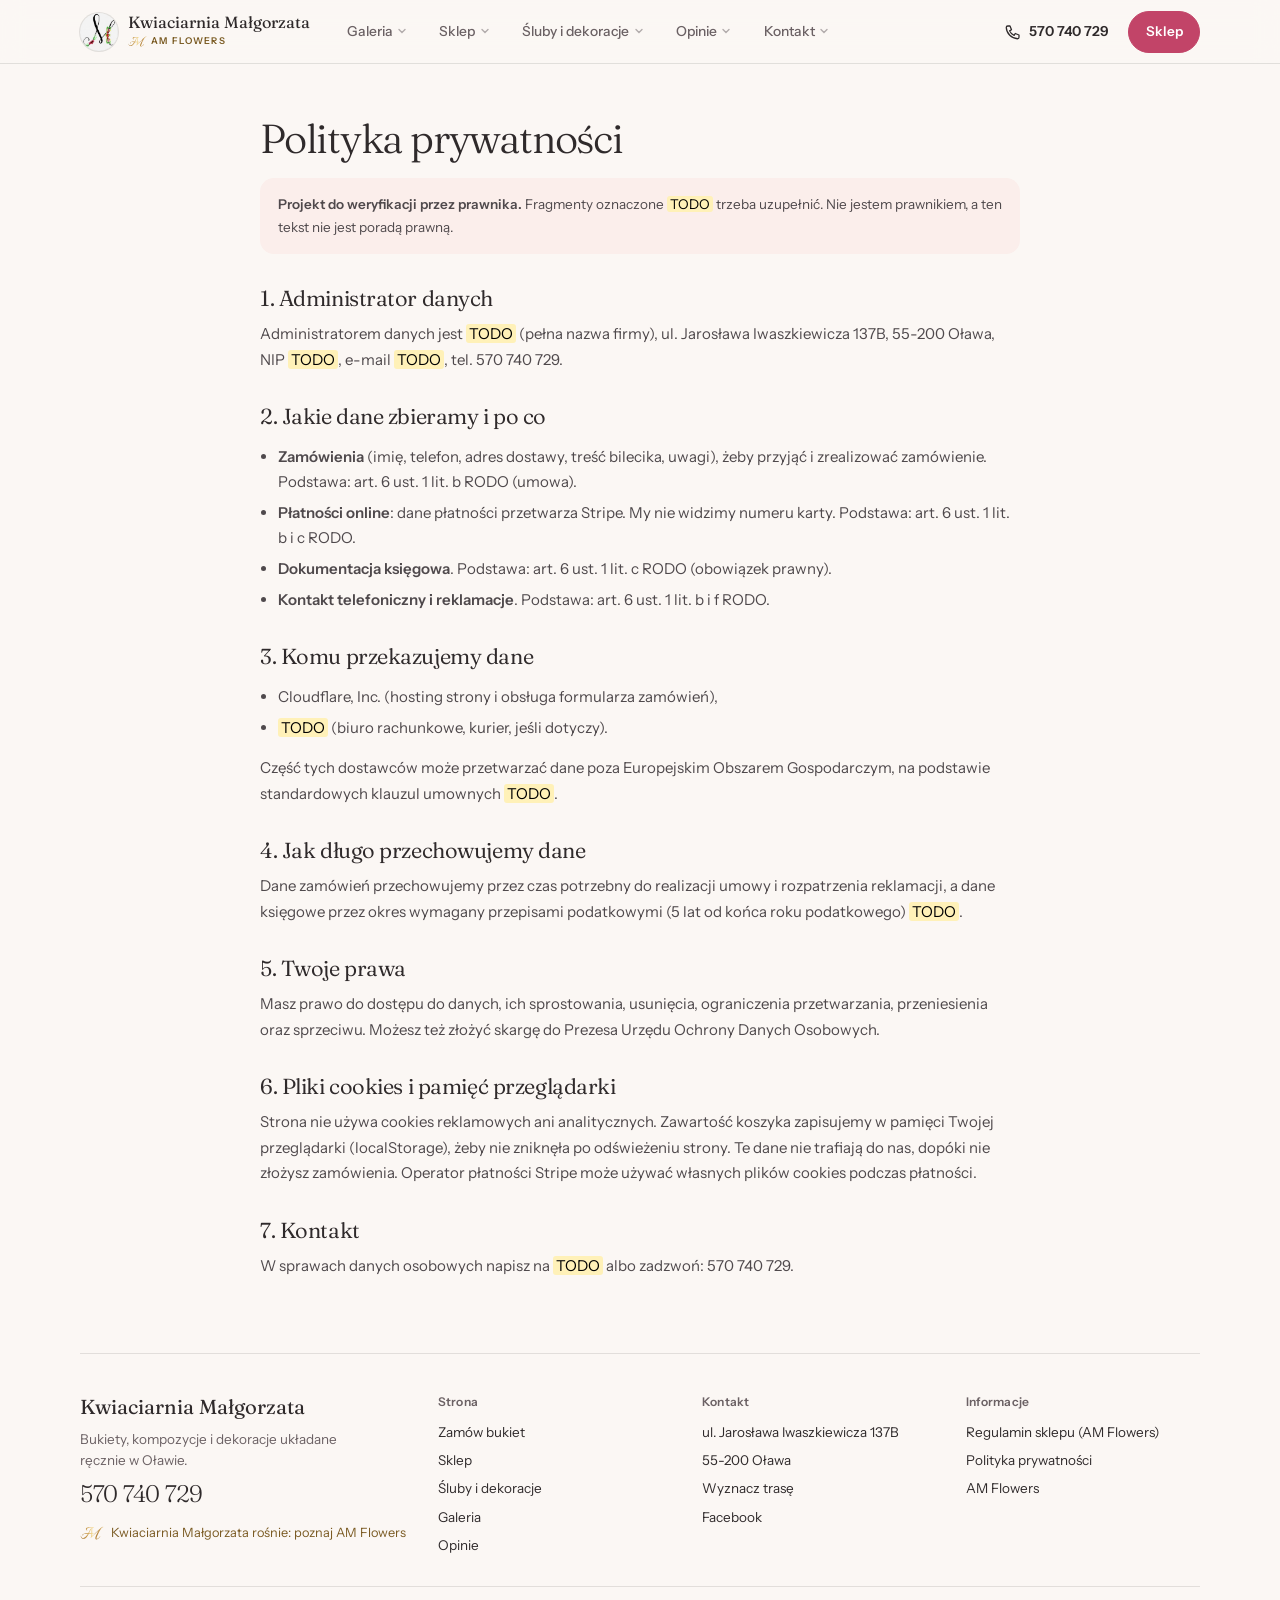
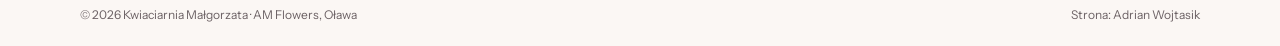
<file: polityka-prywatnosci.html>
<!doctype html>
<html lang="pl">
<head>
<meta charset="utf-8"><meta name="viewport" content="width=device-width, initial-scale=1">
<title>Polityka prywatności, Kwiaciarnia Małgorzata</title>
<meta name="description" content="Polityka prywatności Kwiaciarni Małgorzata w Oławie."><meta name="robots" content="noindex"><meta name="theme-color" content="#FBF7F4">
<link rel="icon" href="img/logo-temp.png">
<style>
@font-face{font-family:"Fraunces";font-style:normal;font-weight:100 900;font-display:swap;src:url(fonts/fraunces-latin-ext-wght-normal.woff2) format("woff2");unicode-range:U+0100-02BA,U+02BD-02C5,U+02C7-02CC,U+02CE-02D7,U+02DD-02FF,U+0304,U+0308,U+0329,U+1D00-1DBF,U+1E00-1E9F,U+1EF2-1EFF,U+2020,U+20A0-20AB,U+20AD-20C0,U+2113,U+2C60-2C7F,U+A720-A7FF}
@font-face{font-family:"Fraunces";font-style:normal;font-weight:100 900;font-display:swap;src:url(fonts/fraunces-latin-wght-normal.woff2) format("woff2");unicode-range:U+0000-00FF,U+0131,U+0152-0153,U+02BB-02BC,U+02C6,U+02DA,U+02DC,U+0304,U+0308,U+0329,U+2000-206F,U+20AC,U+2122,U+2191,U+2193,U+2212,U+2215,U+FEFF,U+FFFD}
@font-face{font-family:"Fraunces";font-style:italic;font-weight:100 900;font-display:swap;src:url(fonts/fraunces-latin-ext-wght-italic.woff2) format("woff2");unicode-range:U+0100-02BA,U+02BD-02C5,U+02C7-02CC,U+02CE-02D7,U+02DD-02FF,U+0304,U+0308,U+0329,U+1D00-1DBF,U+1E00-1E9F,U+1EF2-1EFF,U+2020,U+20A0-20AB,U+20AD-20C0,U+2113,U+2C60-2C7F,U+A720-A7FF}
@font-face{font-family:"Fraunces";font-style:italic;font-weight:100 900;font-display:swap;src:url(fonts/fraunces-latin-wght-italic.woff2) format("woff2");unicode-range:U+0000-00FF,U+0131,U+0152-0153,U+02BB-02BC,U+02C6,U+02DA,U+02DC,U+0304,U+0308,U+0329,U+2000-206F,U+20AC,U+2122,U+2191,U+2193,U+2212,U+2215,U+FEFF,U+FFFD}
@font-face{font-family:"Instrument Sans";font-weight:400;font-display:swap;src:url(fonts/instrument-sans-latin-ext-400-normal.woff2) format("woff2");unicode-range:U+0100-02BA,U+02BD-02C5,U+02C7-02CC,U+02CE-02D7,U+02DD-02FF,U+0304,U+0308,U+0329,U+1D00-1DBF,U+1E00-1E9F,U+1EF2-1EFF,U+2020,U+20A0-20AB,U+20AD-20C0,U+2113,U+2C60-2C7F,U+A720-A7FF}
@font-face{font-family:"Instrument Sans";font-weight:400;font-display:swap;src:url(fonts/instrument-sans-latin-400-normal.woff2) format("woff2");unicode-range:U+0000-00FF,U+0131,U+0152-0153,U+02BB-02BC,U+02C6,U+02DA,U+02DC,U+0304,U+0308,U+0329,U+2000-206F,U+20AC,U+2122,U+2191,U+2193,U+2212,U+2215,U+FEFF,U+FFFD}
@font-face{font-family:"Instrument Sans";font-weight:500;font-display:swap;src:url(fonts/instrument-sans-latin-ext-500-normal.woff2) format("woff2");unicode-range:U+0100-02BA,U+02BD-02C5,U+02C7-02CC,U+02CE-02D7,U+02DD-02FF,U+0304,U+0308,U+0329,U+1D00-1DBF,U+1E00-1E9F,U+1EF2-1EFF,U+2020,U+20A0-20AB,U+20AD-20C0,U+2113,U+2C60-2C7F,U+A720-A7FF}
@font-face{font-family:"Instrument Sans";font-weight:500;font-display:swap;src:url(fonts/instrument-sans-latin-500-normal.woff2) format("woff2");unicode-range:U+0000-00FF,U+0131,U+0152-0153,U+02BB-02BC,U+02C6,U+02DA,U+02DC,U+0304,U+0308,U+0329,U+2000-206F,U+20AC,U+2122,U+2191,U+2193,U+2212,U+2215,U+FEFF,U+FFFD}
@font-face{font-family:"Instrument Sans";font-weight:600;font-display:swap;src:url(fonts/instrument-sans-latin-ext-600-normal.woff2) format("woff2");unicode-range:U+0100-02BA,U+02BD-02C5,U+02C7-02CC,U+02CE-02D7,U+02DD-02FF,U+0304,U+0308,U+0329,U+1D00-1DBF,U+1E00-1E9F,U+1EF2-1EFF,U+2020,U+20A0-20AB,U+20AD-20C0,U+2113,U+2C60-2C7F,U+A720-A7FF}
@font-face{font-family:"Instrument Sans";font-weight:600;font-display:swap;src:url(fonts/instrument-sans-latin-600-normal.woff2) format("woff2");unicode-range:U+0000-00FF,U+0131,U+0152-0153,U+02BB-02BC,U+02C6,U+02DA,U+02DC,U+0304,U+0308,U+0329,U+2000-206F,U+20AC,U+2122,U+2191,U+2193,U+2212,U+2215,U+FEFF,U+FFFD}
:root{
  --bg:#FBF7F4;--surface:#fff;--blush:#F6E3E0;--blush-2:#FBEEEB;--sage:#B7C6AB;--sage-2:#E9EEE3;--leaf:#4E6346;
  --ink:#2F2A2B;--muted:#6B6164;--line:rgba(47,42,43,.12);--rose:#C24468;--rose-deep:#A3304F;
  --f-d:"Fraunces",Georgia,serif;--f-t:"Instrument Sans",system-ui,-apple-system,"Segoe UI",sans-serif;
  --nav-h:64px;--r:14px;--r-lg:22px;--ease:cubic-bezier(.22,1,.36,1);--wrap:min(1180px,100% - clamp(2rem,6vw,5rem));
}
*,*::before,*::after{box-sizing:border-box}
html{-webkit-text-size-adjust:100%;scroll-behavior:smooth}
body{margin:0;background:var(--bg);color:var(--ink);font:400 1rem/1.6 var(--f-t);-webkit-font-smoothing:antialiased;overflow-x:clip;accent-color:var(--rose)}
body.lock{overflow:hidden}
img{display:block;max-width:100%}
[hidden]{display:none!important}
a{color:inherit}
h1,h2,h3{font-family:var(--f-d);font-weight:360;letter-spacing:-.02em;line-height:1.08;margin:0;font-variation-settings:"SOFT" 100;text-wrap:balance}
p{margin:0}
::selection{background:var(--blush);color:#2F2A2B}
:focus-visible{outline:2px solid var(--rose);outline-offset:3px;border-radius:6px}
.wrap{width:var(--wrap);margin-inline:auto}
svg.i{width:18px;height:18px;flex:none;fill:none;stroke:currentColor;stroke-width:1.7;stroke-linecap:round;stroke-linejoin:round}
.sr-only{position:absolute;width:1px;height:1px;overflow:hidden;clip:rect(0 0 0 0);white-space:nowrap}
.btn{display:inline-flex;align-items:center;justify-content:center;gap:.5rem;min-height:46px;padding:.65rem 1.3rem;border-radius:999px;border:1.5px solid var(--rose);background:var(--rose);color:#fff;font:600 .92rem/1 var(--f-t);text-decoration:none;cursor:pointer;white-space:nowrap;transition:background-color .25s var(--ease),border-color .25s,box-shadow .3s var(--ease),transform .2s var(--ease)}
.btn:hover{background:var(--rose-deep);border-color:var(--rose-deep);box-shadow:0 8px 20px -10px rgba(194,68,104,.6)}
.btn:active{transform:scale(.98)}
.btn--ghost{background:transparent;color:var(--ink);border-color:var(--line)}
.btn--ghost:hover{background:var(--surface);border-color:var(--ink);box-shadow:none}
.btn--block{width:100%}
.btn[disabled]{opacity:.5;pointer-events:none}
.icon-btn{width:40px;height:40px;border-radius:50%;border:1.5px solid var(--line);background:transparent;color:var(--ink);display:grid;place-items:center;cursor:pointer;transition:border-color .2s,background-color .2s}
.icon-btn:hover{border-color:var(--ink);background:var(--surface)}

/* nav */
.nav{position:fixed;inset:0 0 auto;z-index:50;height:var(--nav-h);background:color-mix(in srgb,var(--bg) 88%,transparent);-webkit-backdrop-filter:saturate(1.4) blur(12px);backdrop-filter:saturate(1.4) blur(12px);border-bottom:1px solid var(--line)}
.nav__in{width:var(--wrap);margin:auto;height:100%;display:flex;align-items:center;gap:1.5rem}
.nav__cta{display:flex;align-items:center;gap:.5rem;flex:none;margin-left:auto}
.menu{margin:0 auto!important}
.brand{display:flex;align-items:center;gap:.65rem;text-decoration:none;flex:none}
.brand img{width:38px;height:38px;border-radius:50%;background:#fff;object-fit:cover;box-shadow:0 0 0 1px var(--line)}
.brand b{font:420 1.08rem/1.1 var(--f-d);display:block}.brand small{display:block;font-size:.72rem;color:var(--muted);margin-top:2px}
.menu{display:flex;gap:.25rem;margin:0 auto;padding:0;list-style:none}
.menu a{display:block;padding:.55rem .95rem;border-radius:999px;text-decoration:none;font-size:.92rem;font-weight:500;color:var(--muted);white-space:nowrap;transition:color .3s,background-color .3s}
.menu a:hover{color:var(--ink)}.menu a[aria-current]{color:var(--ink);background:var(--blush)}
.cartbtn{position:relative;display:inline-flex;align-items:center;gap:.5rem;min-height:42px;padding:.5rem 1rem .5rem .85rem;border-radius:999px;border:1.5px solid var(--ink);background:var(--ink);color:var(--bg);font:600 .9rem/1 var(--f-t);cursor:pointer;transition:transform .3s var(--ease)}
.cartbtn .count{display:grid;place-items:center;min-width:22px;height:22px;padding:0 .35rem;border-radius:999px;background:var(--rose);color:#fff;font-size:.75rem}
.cartbtn.bump{animation:bump .6s var(--ease)}
@keyframes bump{30%{transform:scale(1.08)}60%{transform:scale(.97)}}


.doc{width:min(760px,100% - clamp(2rem,6vw,5rem));margin:0 auto;padding:calc(var(--nav-h) + clamp(2rem,5vw,3.5rem)) 0 1rem}
.doc h1{font-size:clamp(2.2rem,5vw,3.2rem);font-weight:320;letter-spacing:-.03em}
.doc .draft{margin:1.2rem 0 2rem;padding:1rem 1.2rem;border-radius:14px;background:var(--blush-2);font-size:.9rem}
.doc h2{font-size:1.45rem;margin:2.2rem 0 .7rem}
.doc p,.doc li{color:#4F494C;line-height:1.7}
.doc ol,.doc ul{padding-left:1.2rem;display:grid;gap:.35rem}
.doc mark{background:#FFF1B8;padding:0 .2rem;border-radius:3px}
.doc .toc{display:flex;flex-wrap:wrap;gap:.4rem;margin:0 0 1rem;padding:0;list-style:none}
.doc .toc a{display:inline-block;padding:.35rem .8rem;border-radius:999px;background:var(--surface);box-shadow:0 0 0 1px var(--line);font-size:.82rem;text-decoration:none;transition:box-shadow .2s}
.doc .toc a:hover{box-shadow:0 0 0 1px var(--ink)}




/* ===== mega menu ===== */
.menu a .menu__desc{display:none}
.mega{position:absolute;left:0;top:calc(var(--nav-h) - 6px);z-index:49;pointer-events:none;width:0}
.mega__box{position:absolute;left:0;top:0;width:var(--mw,560px);height:var(--mh,240px);transform:translateX(var(--mx,0px)) translateY(8px) scale(.98);transform-origin:var(--mo,50%) 0;
  background:var(--surface);border-radius:20px;box-shadow:0 30px 60px -30px rgba(47,42,43,.45),0 0 0 1px var(--line);opacity:0;overflow:hidden;
  transition:opacity .25s var(--ease),transform .45s var(--ease),width .45s var(--ease),height .45s var(--ease)}
.mega.on{pointer-events:auto}
.mega.on .mega__box{opacity:1;transform:translateX(var(--mx,0px)) translateY(0) scale(1)}
.mega.instant .mega__box{transition:opacity .25s var(--ease),transform .45s var(--ease)}
.mega__tip{position:absolute;top:-6px;left:var(--tx,50%);width:12px;height:12px;background:var(--surface);transform:rotate(45deg);transition:left .45s var(--ease);box-shadow:-1px -1px 0 var(--line)}
.mega__track{position:relative;width:100%;height:100%}
.mp{position:absolute;left:0;top:0;padding:1.2rem;display:grid;gap:1.2rem;opacity:0;visibility:hidden;transform:translateX(var(--from,0px));
  transition:opacity .3s var(--ease),transform .45s var(--ease),visibility 0s .45s}
.mp.on{opacity:1;visibility:visible;transform:none;transition:opacity .35s .05s var(--ease),transform .45s var(--ease),visibility 0s}
.mp>*,.mp__list>*,.mp__thumbs>*{opacity:0;transform:translateY(6px);transition:opacity .4s var(--ease),transform .5s var(--ease)}
.mp.on>*,.mp.on .mp__list>*,.mp.on .mp__thumbs>*{opacity:1;transform:none}
.mp.on .mp__list>*:nth-child(2),.mp.on .mp__thumbs>*:nth-child(2){transition-delay:.05s}
.mp.on .mp__list>*:nth-child(3),.mp.on .mp__thumbs>*:nth-child(3){transition-delay:.1s}
.mp.on .mp__list>*:nth-child(4){transition-delay:.15s}
.mp[data-p="oferta"]{grid-template-columns:200px auto;width:620px}
.mp--shop,.mp[data-p="sluby"]{grid-template-columns:300px 210px;width:560px}
.mp--small{width:320px;gap:.9rem}
.mp__h{display:block;font:400 1.35rem/1.1 var(--f-display);margin-bottom:.4rem}
.mp p,.mp small{font-size:.84rem;color:var(--muted)}
.mp a{text-decoration:none;color:inherit}
.mp__text{display:flex;flex-direction:column;justify-content:space-between;gap:.8rem;padding:.3rem 0}
.mp__more{display:inline-flex;align-items:center;gap:.35rem;font-weight:600;font-size:.85rem;color:var(--rose)!important;min-height:36px}
.mp__more svg{width:16px;height:16px;transition:transform .35s var(--ease)}
.mp__more:hover svg{transform:translateX(4px)}
.mp__thumbs{display:grid;grid-template-columns:repeat(3,120px);gap:.6rem}
.mp__th{position:relative;display:block;aspect-ratio:3/4;border-radius:12px;overflow:hidden;background:var(--blush)}
.mp__th img,.mp__item img,.mp__feat img{width:100%;height:100%;object-fit:cover;transition:transform .8s var(--ease)}
.mp__th span{position:absolute;left:.5rem;bottom:.45rem;color:#fff;font:italic 360 .9rem var(--f-display);text-shadow:0 1px 8px rgba(0,0,0,.5)}
.mp__th:hover img,.mp__item:hover img,.mp__feat:hover img{transform:scale(1.07)}
.mp__list{display:flex;flex-direction:column;gap:.2rem}
.mp__item{display:grid;grid-template-columns:52px 1fr;gap:.8rem;align-items:center;padding:.45rem;border-radius:12px;transition:background-color .25s var(--ease)}
.mp__item img{width:52px;height:52px;border-radius:10px}
.mp__item:hover,.mp__row:hover{background:var(--blush-2)}
.mp__item b,.mp__row b{display:block;font-weight:600;font-size:.92rem}
.mp__item small,.mp__row small{display:block;margin-top:.05rem}
.mp__row{display:block;padding:.6rem .7rem;border-radius:12px;transition:background-color .25s var(--ease)}
.mp__list .mp__more{padding-left:.7rem}
.mp__feat{position:relative;display:block;border-radius:14px;overflow:hidden;background:var(--blush);min-height:230px}
.mp__badge{position:absolute;left:.6rem;top:.6rem;background:var(--rose);color:#fff;border-radius:999px;padding:.2rem .6rem;font-size:.72rem;font-weight:600}
.mp__cap{position:absolute;left:0;right:0;bottom:0;padding:2rem .8rem .7rem;background:linear-gradient(180deg,transparent,rgba(27,23,24,.7));color:#fff}
.mp__cap b{display:block;font:400 1.05rem var(--f-display)}.mp__cap small{color:rgba(255,255,255,.85);font-size:.76rem}
.mp__rate{display:flex;align-items:center;gap:.7rem;flex-wrap:wrap}
.mp__rate b{font:300 2.8rem/1 var(--f-display);letter-spacing:-.04em}
.mp__stars{display:inline-flex;color:var(--rose)}.mp__stars svg{width:15px;height:15px;fill:currentColor}
.mp__rate small{width:100%}
.mp__quote{margin:0;font:italic 360 1rem/1.45 var(--f-display);padding:.8rem .9rem;border-radius:12px;background:var(--blush-2)}
.mp__quote small{display:block;margin-top:.4rem;font:400 .76rem var(--f-text)}
.mp__tel{font:300 2.2rem/1 var(--f-display);letter-spacing:-.03em;transition:color .25s}
.mp__tel:hover{color:var(--rose)}
.mp__addr{font-size:.9rem!important;color:var(--ink)!important}
.mp__btns{display:flex;gap:1rem;flex-wrap:wrap}
.menu a .menu__chev{display:inline-block;width:10px;height:10px;margin-left:.3rem;vertical-align:.05em;opacity:.5;transition:transform .35s var(--ease),opacity .25s}
.menu a.is-open .menu__chev{transform:rotate(180deg);opacity:1}
@media (max-width:1140px){
  .mega{display:none}.menu a .menu__chev{display:none}
  .nav.is-open .menu a .menu__desc{display:block;font:400 .8rem/1.3 var(--f-text);color:var(--muted);margin-top:.15rem;letter-spacing:0}
}
@media (prefers-reduced-motion:reduce){.mega__box,.mp,.mp>*{transition:none!important}}

/* ===== shared nav ===== */
.menu{position:relative}
.menu a{position:relative;z-index:1;background:none!important}
.menu a[aria-current],.menu a.is-active{color:var(--ink)}
.menu a::after{content:"";position:absolute;left:50%;bottom:2px;width:5px;height:5px;margin-left:-2.5px;border-radius:50%;background:var(--rose);transform:scale(0);transition:transform .45s cubic-bezier(.34,1.56,.64,1)}
.menu a[aria-current]::after,.menu a.is-active::after{transform:scale(1)}
.menu__pill{position:absolute;z-index:0;top:4px;left:0;height:calc(100% - 8px);width:0;border-radius:999px;background:var(--blush-2);opacity:0;pointer-events:none;
  transition:transform .45s var(--ease),width .45s var(--ease),opacity .3s var(--ease)}
.menu__pill.on{opacity:1}
.burger{display:none;width:44px;height:44px;border:0;border-radius:999px;background:transparent;color:inherit;cursor:pointer;position:relative}
.burger span{position:absolute;left:13px;right:13px;height:1.5px;background:currentColor;transition:transform .4s var(--ease),opacity .2s}
.burger span:nth-child(1){top:17px}.burger span:nth-child(2){top:22px}.burger span:nth-child(3){top:27px}
.burger[aria-expanded="true"] span:nth-child(1){transform:translateY(5px) rotate(45deg)}
.burger[aria-expanded="true"] span:nth-child(2){opacity:0}
.burger[aria-expanded="true"] span:nth-child(3){transform:translateY(-5px) rotate(-45deg)}
.nav__tel{display:inline-flex;align-items:center;gap:.45rem;padding:.5rem .8rem;border-radius:999px;text-decoration:none;font-weight:600;font-size:.92rem;min-height:44px;transition:background .25s}
.nav__tel:hover{background:var(--blush-2)}
@media (max-width:1140px){
  .menu{display:none!important}.burger{display:block}.menu__pill{display:none}
  .nav__tel span{display:none}
  .nav.is-open .menu{display:flex!important;position:fixed;inset:var(--nav-h) 0 auto 0;flex-direction:column;gap:0;margin:0;padding:1rem clamp(1rem,5vw,2.5rem) 2rem;background:var(--bg);border-bottom:1px solid var(--line);box-shadow:0 30px 40px -30px rgba(47,42,43,.3)}
  .nav.is-open .menu a{font:360 1.6rem/1.2 var(--f-display);color:var(--ink);padding:.8rem 0;border-radius:0;border-bottom:1px solid var(--line);animation:mIn .5s var(--ease) both}
  .nav.is-open .menu li:nth-child(2) a{animation-delay:.04s}.nav.is-open .menu li:nth-child(3) a{animation-delay:.08s}.nav.is-open .menu li:nth-child(4) a{animation-delay:.12s}.nav.is-open .menu li:nth-child(5) a{animation-delay:.16s}
  .nav.is-open .menu a::after{left:auto;right:0;top:50%;bottom:auto;margin:-2.5px 0 0}
}
@keyframes mIn{from{opacity:0;transform:translateY(8px)}}
@media (max-width:560px){.nav__in{gap:.5rem}.brand{min-width:0}.brand span{min-width:0}.brand b{font-size:.98rem;white-space:normal;line-height:1.1}.brand small{display:none}.nav__cta{gap:.25rem}.cartbtn{padding:.5rem .75rem}.nav__tel{padding:.5rem .6rem}}

/* ===== skala (mniejsza, spokojniejsza) ===== */
html{font-size:15px}
:root{--wrap:min(1120px,100% - clamp(2rem,6vw,5rem))}
h2{font-size:clamp(1.7rem,2.7vw,2.35rem)}
.hero h1{font-size:clamp(2.1rem,min(4.1vw,7svh),3.5rem)}
.order .order__head h2{font-size:clamp(1.7rem,2.7vw,2.35rem)}
.gal__word{font-size:clamp(4rem,min(14.5vw,25svh),12.5rem)}
.bigtel{font-size:clamp(2.2rem,4.4vw,3.4rem)}
.slide blockquote{font-size:clamp(1.15rem,1.9vw,1.6rem)}
.rating b{font-size:clamp(3rem,5vw,4rem)}
.head h1{font-size:clamp(2.1rem,4vw,3.1rem)}
.feat__cap b{font-size:clamp(1.3rem,2vw,1.7rem)}
.btn{min-height:44px;padding:.6rem 1.2rem}
.nav .btn,.cartbtn{min-height:40px}
.mega .mp__tel{font-size:1.9rem}
.foot__tel{font-size:1.4rem!important}
.doc h1{font-size:clamp(2rem,4vw,2.7rem)}

/* ===== shared footer ===== */
.foot{width:var(--wrap);margin:clamp(2.5rem,6vw,4rem) auto 0;padding:clamp(2rem,4vw,2.8rem) 0 1.4rem;border-top:1px solid var(--line);display:grid;grid-template-columns:1.4fr repeat(3,1fr);gap:2rem;font-size:.9rem}
.foot h3{font:600 .8rem/1 var(--f-text,"Instrument Sans",sans-serif);letter-spacing:.02em;color:var(--muted);margin:0 0 .9rem}
.foot ul{list-style:none;margin:0;padding:0;display:grid;gap:.45rem}
.foot a{color:var(--ink);text-decoration:none;background:linear-gradient(currentColor,currentColor) 0 100%/0 1px no-repeat;transition:background-size .4s var(--ease)}
.foot a:hover{background-size:100% 1px}
.foot__brand{display:flex;flex-direction:column;gap:.7rem}
.foot__brand b{font:400 1.35rem/1.1 var(--f-display,"Fraunces",serif)}
.foot__brand p{color:var(--muted);max-width:32ch;margin:0}
.foot__tel{font:300 1.6rem/1 var(--f-display,"Fraunces",serif)!important;letter-spacing:-.02em}
.foot__bottom{grid-column:1/-1;display:flex;justify-content:space-between;flex-wrap:wrap;gap:.6rem;padding-top:1.2rem;border-top:1px solid var(--line);color:var(--muted);font-size:.8rem}
@media (max-width:860px){.foot{grid-template-columns:1fr 1fr}.foot__brand{grid-column:1/-1}}
@media (max-width:560px){.foot{grid-template-columns:1fr}}

/* ===== AM Flowers: podpis i suwak (faza 1) ===== */
.brand small.am-sig{display:flex;align-items:center;gap:.3rem;color:#7A5A22;letter-spacing:.14em;text-transform:uppercase;font-size:.62rem;font-weight:600}
.brand small.am-sig img{width:auto;height:11px;border-radius:0;box-shadow:none;background:none;object-fit:contain}
@media (max-width:560px){.brand small.am-sig{display:flex}}
.am-sig-foot{display:inline-flex;align-items:center;gap:.5rem;margin-top:.4rem;font-size:.85rem;color:#7A5A22!important}
.am-sig-foot img{height:14px;width:auto}
.hero .am-swipe{margin-top:1.8rem}
</style>
<link rel="stylesheet" href="am/am-swipe.css?v=4">
</head>
<body>
<header class="nav">
  <div class="nav__in">
    <a class="brand" href="index.html" aria-label="Kwiaciarnia Małgorzata, strona główna"><img src="img/logo-temp.png" width="38" height="38" alt=""><span><b>Kwiaciarnia Małgorzata</b><small class="am-sig"><img src="am/logo/am-monogram-gold.svg" alt="" width="1233" height="720">AM Flowers</small></span></a>
    <nav aria-label="Główna"><ul class="menu">
      <li><a href="index.html#oferta" data-mega="oferta">Galeria<svg class="menu__chev" viewBox="0 0 10 10" aria-hidden="true"><path d="M2 3.5l3 3 3-3" fill="none" stroke="currentColor" stroke-width="1.4" stroke-linecap="round"/></svg><small class="menu__desc">Nasze bukiety i dekoracje</small></a></li>
      <li><a data-am-go href="https://fabianadrianw.github.io/AM_flowers/sklep.html" data-mega="sklep">Sklep<svg class="menu__chev" viewBox="0 0 10 10" aria-hidden="true"><path d="M2 3.5l3 3 3-3" fill="none" stroke="currentColor" stroke-width="1.4" stroke-linecap="round"/></svg><small class="menu__desc">Zamów online w AM Flowers</small></a></li>
      <li><a href="index.html#sluby" data-mega="sluby">Śluby i dekoracje<svg class="menu__chev" viewBox="0 0 10 10" aria-hidden="true"><path d="M2 3.5l3 3 3-3" fill="none" stroke="currentColor" stroke-width="1.4" stroke-linecap="round"/></svg><small class="menu__desc">Wiązanki, kościoły, sale</small></a></li>
      <li><a href="index.html#opinie" data-mega="opinie">Opinie<svg class="menu__chev" viewBox="0 0 10 10" aria-hidden="true"><path d="M2 3.5l3 3 3-3" fill="none" stroke="currentColor" stroke-width="1.4" stroke-linecap="round"/></svg><small class="menu__desc">4,5 w Google, 148 opinii</small></a></li>
      <li><a href="index.html#kontakt" data-mega="kontakt">Kontakt<svg class="menu__chev" viewBox="0 0 10 10" aria-hidden="true"><path d="M2 3.5l3 3 3-3" fill="none" stroke="currentColor" stroke-width="1.4" stroke-linecap="round"/></svg><small class="menu__desc">Oława, Iwaszkiewicza 137B</small></a></li>
    </ul></nav>
    <div class="nav__cta"><a class="nav__tel" href="tel:+48570740729" aria-label="Zadzwoń: 570 740 729"><svg class="i" viewBox="0 0 24 24"><path d="M5 4h3l2 5-2.5 1.5a11 11 0 0 0 6 6L15 14l5 2v3a2 2 0 0 1-2 2A16 16 0 0 1 3 6a2 2 0 0 1 2-2"/></svg><span>570 740 729</span></a><a class="btn" data-am-go href="https://fabianadrianw.github.io/AM_flowers/sklep.html" style="min-height:42px;padding:.55rem 1.1rem;font-size:.9rem">Sklep</a></div>
  </div>






<div class="mega" id="mega" aria-hidden="true">
  <div class="mega__box"><span class="mega__tip" aria-hidden="true"></span>
  <div class="mega__track">
    <section class="mp" data-p="oferta" aria-label="Galeria">
      <div class="mp__text"><b class="mp__h">Galeria</b><p>Bukiety, kompozycje i&nbsp;dekoracje z&nbsp;naszej pracowni. Każde zdjęcie można powiększyć.</p>
        <a class="mp__more" href="index.html#oferta">Otwórz galerię<svg class="i" viewBox="0 0 24 24"><path d="M5 12h14M13 6l6 6-6 6"/></svg></a></div>
      <div class="mp__thumbs">
        <a href="index.html#oferta" class="mp__th"><img src="img/p09.webp" alt="" loading="lazy"><span>Pastele</span></a>
        <a href="index.html#oferta" class="mp__th"><img src="img/p10.webp" alt="" loading="lazy"><span>Czerwienie</span></a>
        <a href="index.html#oferta" class="mp__th"><img src="img/p01.webp" alt="" loading="lazy"><span>Śluby</span></a>
      </div>
    </section>
    <section class="mp mp--shop" data-p="sklep" aria-label="Sklep">
      <div class="mp__list">
        <a data-am-go href="https://fabianadrianw.github.io/AM_flowers/sklep.html#kat=bukiety" class="mp__item"><img src="img/p16.webp" alt="" loading="lazy"><span><b>Bukiety</b><small>Na każdą okazję, w&nbsp;3&nbsp;wielkościach</small></span></a>
        <a data-am-go href="https://fabianadrianw.github.io/AM_flowers/sklep.html#kat=kompozycje" class="mp__item"><img src="img/p04.webp" alt="" loading="lazy"><span><b>Kompozycje</b><small>Ślubne i&nbsp;dekoracyjne, na zamówienie</small></span></a>
        <a data-am-go href="https://fabianadrianw.github.io/AM_flowers/sklep.html#kat=pamiec" class="mp__item"><img src="img/p13.webp" alt="" loading="lazy"><span><b>Pamięć</b><small>Wieńce i&nbsp;kompozycje nagrobne</small></span></a>
        <a data-am-go href="https://fabianadrianw.github.io/AM_flowers/sklep.html" class="mp__more">Cały sklep<svg class="i" viewBox="0 0 24 24"><path d="M5 12h14M13 6l6 6-6 6"/></svg></a>
      </div>
      <a data-am-go href="https://fabianadrianw.github.io/AM_flowers/sklep.html#p=pastelowy" class="mp__feat"><img src="img/p09.webp" alt="" loading="lazy"><span class="mp__badge">Bestseller</span><span class="mp__cap"><b>Bukiet Pastelowy</b><small>od 189 zł · BLIK, karta albo przy odbiorze</small></span></a>
    </section>
    <section class="mp" data-p="sluby" aria-label="Śluby i dekoracje">
      <div class="mp__list">
        <a href="index.html#sluby" class="mp__row"><b>Wiązanki ślubne i&nbsp;wianki</b><small>Dobrane do sukni i&nbsp;kolorów wesela</small></a>
        <a href="index.html#sluby" class="mp__row"><b>Dekoracje kościołów</b><small>Ławki, ołtarz, wejście, także plener</small></a>
        <a href="index.html#sluby" class="mp__row"><b>Dekoracje sal</b><small>Stoły, lasy w&nbsp;szkle, balony z&nbsp;helem</small></a>
        <a href="tel:+48570740729" class="mp__more">Umów rozmowę: 570 740 729<svg class="i" viewBox="0 0 24 24"><path d="M5 12h14M13 6l6 6-6 6"/></svg></a>
      </div>
      <a href="index.html#sluby" class="mp__feat mp__feat--tall"><img src="img/slub-wiazanka.webp" alt="" loading="lazy"></a>
    </section>
    <section class="mp mp--small" data-p="opinie" aria-label="Opinie">
      <div class="mp__rate"><b>4,5</b><span class="mp__stars" aria-label="4,5 na 5"><svg viewBox="0 0 20 20"><path d="M10 1.5l2.6 5.4 5.9.8-4.3 4.1 1 5.9L10 15l-5.2 2.7 1-5.9L1.5 7.7l5.9-.8z"/></svg><svg viewBox="0 0 20 20"><path d="M10 1.5l2.6 5.4 5.9.8-4.3 4.1 1 5.9L10 15l-5.2 2.7 1-5.9L1.5 7.7l5.9-.8z"/></svg><svg viewBox="0 0 20 20"><path d="M10 1.5l2.6 5.4 5.9.8-4.3 4.1 1 5.9L10 15l-5.2 2.7 1-5.9L1.5 7.7l5.9-.8z"/></svg><svg viewBox="0 0 20 20"><path d="M10 1.5l2.6 5.4 5.9.8-4.3 4.1 1 5.9L10 15l-5.2 2.7 1-5.9L1.5 7.7l5.9-.8z"/></svg><span style="opacity:.35"><svg viewBox="0 0 20 20"><path d="M10 1.5l2.6 5.4 5.9.8-4.3 4.1 1 5.9L10 15l-5.2 2.7 1-5.9L1.5 7.7l5.9-.8z"/></svg></span></span><small>148 opinii w&nbsp;Google</small></div>
      <blockquote class="mp__quote">„Najpiękniejsze kompozycje, uwielbiam patrzeć jak Panie tworzą bukiet jakby malowały dzieło sztuki”<small>Pamela Kwak, Google</small></blockquote>
      <a class="mp__more" href="index.html#opinie">Przeczytaj opinie<svg class="i" viewBox="0 0 24 24"><path d="M5 12h14M13 6l6 6-6 6"/></svg></a>
    </section>
    <section class="mp mp--small" data-p="kontakt" aria-label="Kontakt">
      <a class="mp__tel" href="tel:+48570740729">570 740 729</a>
      <p class="mp__addr">ul. Jarosława Iwaszkiewicza 137B<br>55-200 Oława</p>
      <div class="mp__btns"><a class="mp__more" href="https://www.google.com/maps/search/?api=1&amp;query=Kwiaciarnia+Ma%C5%82gorzata+Iwaszkiewicza+137B+O%C5%82awa" target="_blank" rel="noopener">Wyznacz trasę<svg class="i" viewBox="0 0 24 24"><path d="M5 12h14M13 6l6 6-6 6"/></svg></a>
        <a class="mp__more" href="https://www.facebook.com/kwiaciarniamalgorzata" target="_blank" rel="noopener">Facebook<svg class="i" viewBox="0 0 24 24"><path d="M5 12h14M13 6l6 6-6 6"/></svg></a></div>
    </section>
  </div></div>
</div>
</header>
<main class="doc">
<h1>Polityka prywatności</h1>
<p class="draft"><b>Projekt do weryfikacji przez prawnika.</b> Fragmenty oznaczone <mark>TODO</mark> trzeba uzupełnić. Nie jestem prawnikiem, a ten tekst nie jest poradą prawną.</p>
<h2>1. Administrator danych</h2>
<p>Administratorem danych jest <mark>TODO</mark> (pełna nazwa firmy), ul. Jarosława Iwaszkiewicza 137B, 55-200 Oława, NIP <mark>TODO</mark>, e-mail <mark>TODO</mark>, tel. 570 740 729.</p>
<h2>2. Jakie dane zbieramy i po co</h2>
<ul><li><b>Zamówienia</b> (imię, telefon, adres dostawy, treść bilecika, uwagi), żeby przyjąć i zrealizować zamówienie. Podstawa: art. 6 ust. 1 lit. b RODO (umowa).</li>
<li><b>Płatności online</b>: dane płatności przetwarza Stripe. My nie widzimy numeru karty. Podstawa: art. 6 ust. 1 lit. b i c RODO.</li>
<li><b>Dokumentacja księgowa</b>. Podstawa: art. 6 ust. 1 lit. c RODO (obowiązek prawny).</li>
<li><b>Kontakt telefoniczny i reklamacje</b>. Podstawa: art. 6 ust. 1 lit. b i f RODO.</li></ul>
<h2>3. Komu przekazujemy dane</h2>
<ul><li>Cloudflare, Inc. (hosting strony i obsługa formularza zamówień),</li><li><mark>TODO</mark> (biuro rachunkowe, kurier, jeśli dotyczy).</li></ul>
<p>Część tych dostawców może przetwarzać dane poza Europejskim Obszarem Gospodarczym, na podstawie standardowych klauzul umownych <mark>TODO</mark>.</p>
<h2>4. Jak długo przechowujemy dane</h2>
<p>Dane zamówień przechowujemy przez czas potrzebny do realizacji umowy i rozpatrzenia reklamacji, a dane księgowe przez okres wymagany przepisami podatkowymi (5 lat od końca roku podatkowego) <mark>TODO</mark>.</p>
<h2>5. Twoje prawa</h2>
<p>Masz prawo do dostępu do danych, ich sprostowania, usunięcia, ograniczenia przetwarzania, przeniesienia oraz sprzeciwu. Możesz też złożyć skargę do Prezesa Urzędu Ochrony Danych Osobowych.</p>
<h2>6. Pliki cookies i pamięć przeglądarki</h2>
<p>Strona nie używa cookies reklamowych ani analitycznych. Zawartość koszyka zapisujemy w pamięci Twojej przeglądarki (localStorage), żeby nie zniknęła po odświeżeniu strony. Te dane nie trafiają do nas, dopóki nie złożysz zamówienia. Operator płatności Stripe może używać własnych plików cookies podczas płatności.</p>
<h2>7. Kontakt</h2>
<p>W sprawach danych osobowych napisz na <mark>TODO</mark> albo zadzwoń: 570 740 729.</p>
</main>





<script>
/* ===== mega menu ===== */
(()=>{const nav=document.querySelector('.nav'),mega=document.getElementById('mega');if(!mega)return;
  const box=mega.querySelector('.mega__box'),panels=[...mega.querySelectorAll('.mp')];
  const links=[...document.querySelectorAll('.menu a[data-mega]')];let cur=null,t=null,curIdx=-1;
  const order=links.map(a=>a.dataset.mega);
  function open(a){clearTimeout(t);const id=a.dataset.mega,p=panels.find(x=>x.dataset.p===id);if(!p||matchMedia('(max-width:1140px)').matches)return;
    const idx=order.indexOf(id);const first=!mega.classList.contains('on');
    panels.forEach(x=>{if(x!==p){x.style.setProperty('--from',(idx>curIdx?-40:40)+'px');x.classList.remove('on')}});
    p.style.setProperty('--from',first?'0px':(idx>curIdx?40:-40)+'px');
    const w=p.offsetWidth,h=p.offsetHeight,nr=nav.getBoundingClientRect(),ar=a.getBoundingClientRect();
    let x=ar.left+ar.width/2-w/2-nr.left;x=Math.max(16,Math.min(x,nr.width-w-16));
    mega.classList.toggle('instant',first);
    box.style.setProperty('--mw',w+'px');box.style.setProperty('--mh',h+'px');box.style.setProperty('--mx',x+'px');
    box.style.setProperty('--tx',(ar.left+ar.width/2-nr.left-x-6)+'px');box.style.setProperty('--mo',(ar.left+ar.width/2-nr.left-x)+'px');
    requestAnimationFrame(()=>{p.classList.add('on');mega.classList.add('on');mega.setAttribute('aria-hidden','false')});
    links.forEach(l=>{l.classList.toggle('is-open',l===a);l.setAttribute('aria-expanded',l===a)});cur=a;curIdx=idx}
  function close(){t=setTimeout(()=>{mega.classList.remove('on');mega.setAttribute('aria-hidden','true');panels.forEach(x=>x.classList.remove('on'));
    links.forEach(l=>{l.classList.remove('is-open');l.setAttribute('aria-expanded','false')});cur=null;curIdx=-1},160)}
  links.forEach(a=>{a.setAttribute('aria-expanded','false');a.addEventListener('mouseenter',()=>open(a));a.addEventListener('focus',()=>open(a));a.addEventListener('mouseleave',close)});
  mega.addEventListener('mouseenter',()=>clearTimeout(t));mega.addEventListener('mouseleave',close);
  mega.addEventListener('focusin',()=>clearTimeout(t));mega.addEventListener('focusout',e=>{if(!mega.contains(e.relatedTarget)&&!links.includes(e.relatedTarget))close()});
  addEventListener('keydown',e=>{if(e.key==='Escape'&&cur){const c=cur;close();c.focus()}});
  mega.addEventListener('click',e=>{if(e.target.closest('a'))close()});
  addEventListener('scroll',()=>{if(cur&&scrollY>0&&!mega.matches(':hover'))close()},{passive:true});
})();
</script>
<script>
/* ===== shared nav: pill follows the cursor, dot marks the current place ===== */
(()=>{const nav=document.querySelector('.nav'),menu=nav&&nav.querySelector('.menu');if(!menu)return;
  let pill=menu.querySelector('.menu__pill');if(!pill){pill=document.createElement('li');pill.className='menu__pill';pill.setAttribute('aria-hidden','true');menu.appendChild(pill)}
  const links=[...menu.querySelectorAll('a')];
  const to=a=>{if(!a){pill.classList.remove('on');return}pill.style.width=a.offsetWidth+'px';pill.style.transform=`translateX(${a.offsetLeft}px)`;pill.classList.add('on')};
  links.forEach(a=>{a.addEventListener('mouseenter',()=>to(a));a.addEventListener('focus',()=>to(a))});
  const rest=()=>{const open=links.find(l=>l.classList.contains('is-open'));to(open||null)};
  menu.addEventListener('mouseleave',()=>setTimeout(rest,180));
  const mega=document.getElementById('mega');if(mega){mega.addEventListener('mouseleave',()=>setTimeout(rest,200));new MutationObserver(rest).observe(mega,{attributes:true,attributeFilter:['class']})}
  let bg=nav.querySelector('.burger');
  if(!bg){bg=document.createElement('button');bg.className='burger';bg.setAttribute('aria-expanded','false');bg.setAttribute('aria-label','Menu');bg.innerHTML='<span></span><span></span><span></span>';nav.querySelector('.nav__cta').appendChild(bg);
    bg.addEventListener('click',()=>{const o=nav.classList.toggle('is-open');bg.setAttribute('aria-expanded',o)});
    links.forEach(a=>a.addEventListener('click',()=>{nav.classList.remove('is-open');bg.setAttribute('aria-expanded','false')}))}
})();
</script>
<footer class="foot">
  <div class="foot__brand"><b>Kwiaciarnia Małgorzata</b><p>Bukiety, kompozycje i&nbsp;dekoracje układane ręcznie w&nbsp;Oławie.</p><a class="foot__tel" href="tel:+48570740729">570 740 729</a><a class="am-sig-foot" data-am-go href="https://fabianadrianw.github.io/AM_flowers/"><img src="am/logo/am-monogram-gold.svg" alt="" width="1233" height="720">Kwiaciarnia Małgorzata rośnie: poznaj AM Flowers</a></div>
  <div><h3>Strona</h3><ul><li><a href="index.html#zamow">Zamów bukiet</a></li><li><a data-am-go href="https://fabianadrianw.github.io/AM_flowers/sklep.html">Sklep</a></li><li><a href="index.html#sluby">Śluby i dekoracje</a></li><li><a href="index.html#oferta">Galeria</a></li><li><a href="index.html#opinie">Opinie</a></li></ul></div>
  <div><h3>Kontakt</h3><ul><li>ul. Jarosława Iwaszkiewicza 137B</li><li>55-200 Oława</li><li><a href="https://www.google.com/maps/search/?api=1&amp;query=Kwiaciarnia+Ma%C5%82gorzata+Iwaszkiewicza+137B+O%C5%82awa" target="_blank" rel="noopener">Wyznacz trasę</a></li><li><a href="https://www.facebook.com/kwiaciarniamalgorzata" target="_blank" rel="noopener">Facebook</a></li></ul></div>
  <div><h3>Informacje</h3><ul><li><a data-am-go href="https://fabianadrianw.github.io/AM_flowers/regulamin.html">Regulamin sklepu (AM Flowers)</a></li><li><a href="polityka-prywatnosci.html">Polityka prywatności</a></li><li><a data-am-go href="https://fabianadrianw.github.io/AM_flowers/">AM Flowers</a></li></ul></div>
  <div class="foot__bottom"><span>© 2026 Kwiaciarnia Małgorzata · AM Flowers, Oława</span><span>Strona: Adrian Wojtasik</span></div>
</footer>
<script src="am/am-swipe.js?v=4" defer></script>
</body>
</html>
</file>
<file: am/am-swipe.css>
@font-face{font-family:'AM Cormorant';src:url('fonts/cormorant-garamond-latin-400-normal.woff2') format('woff2');font-weight:400;font-display:swap;unicode-range:U+0000-00FF,U+0131,U+0152-0153,U+02C6,U+02DA,U+02DC,U+2013-2014,U+2018-201E,U+2022,U+2026,U+2122,U+2212}
@font-face{font-family:'AM Cormorant';src:url('fonts/cormorant-garamond-latin-ext-400-normal.woff2') format('woff2');font-weight:400;font-display:swap;unicode-range:U+0100-02BA,U+02BD-02C5,U+02C7-02CC,U+1E00-1E9F,U+20A0-20C0,U+2C60-2C7F,U+A720-A7FF}
/* AM Flowers · suwak przejścia (wpinany na stronę Kwiaciarni Małgorzata)
   Użycie: <div class="am-swipe" data-href="https://amflowers.pl/" data-asset-base="https://amflowers.pl/"></div> */
.am-swipe{--g:#C9A45C;--g-text:#7A5A22;--em:#0F2A24;--em-d:#0A1E19;--iv:#F4EEE3;
  display:flex;flex-direction:column;gap:.7rem;max-width:24rem;font-family:'Jost','Instrument Sans',system-ui,sans-serif}
.am-swipe__label{display:flex;align-items:center;gap:.55rem;font-size:.75rem;font-weight:500;letter-spacing:.16em;text-transform:uppercase;color:var(--g-text);margin:0}
.am-swipe__label svg{width:1.1rem;height:1.1rem;flex:none}
.am-swipe__track{position:relative;height:3.5rem;border-radius:999px;border:1px solid rgba(122,90,34,.35);background:rgba(255,255,255,.65);overflow:hidden;touch-action:pan-y;-webkit-tap-highlight-color:transparent;user-select:none}
.am-swipe__fill{position:absolute;inset:0 auto 0 0;width:calc(var(--p,0) * (100% - 3.5rem) + 3.5rem);background:var(--em);border-radius:999px}
.am-swipe__fill:after{content:"";position:absolute;inset:auto 1.5rem 50% 1.75rem;height:5px;transform:translateY(50%);border-block:1px solid var(--g);opacity:calc(var(--p,0) * 1.4)}
.am-swipe__hint{position:absolute;inset:0;display:flex;align-items:center;justify-content:center;padding-left:3rem;font-size:.75rem;font-weight:500;letter-spacing:.18em;text-transform:uppercase;color:var(--em);opacity:calc(1 - var(--p,0) * 2.2);pointer-events:none}
.am-swipe__hint i{display:inline-block;margin-left:.5rem;font-style:normal;animation:amNudge 2.2s cubic-bezier(.22,1,.36,1) infinite}
.am-swipe__handle{position:absolute;top:.25rem;left:.25rem;width:3rem;height:3rem;border-radius:50%;border:0;padding:0;background:var(--em);box-shadow:0 0 0 1px var(--g),0 6px 18px rgba(15,42,36,.28);display:grid;place-items:center;cursor:grab;transform:translateX(calc(var(--p,0) * (var(--w,0px) - 3.5rem)));touch-action:none}
.am-swipe__handle img{width:2.1rem;height:auto;pointer-events:none}
.am-swipe__handle:active{cursor:grabbing}
.am-swipe__handle:focus-visible{outline:2px solid var(--g);outline-offset:3px}
.am-swipe.is-back .am-swipe__handle,.am-swipe.is-back .am-swipe__fill{transition:transform .45s cubic-bezier(.34,1.3,.5,1),width .45s cubic-bezier(.34,1.3,.5,1)}
.am-swipe.is-done .am-swipe__handle,.am-swipe.is-done .am-swipe__fill{transition:transform .35s cubic-bezier(.22,1,.36,1),width .35s cubic-bezier(.22,1,.36,1)}
.am-swipe__link{font-size:.8125rem;color:var(--g-text);text-underline-offset:.2em;align-self:flex-start;min-height:44px;display:inline-flex;align-items:center}
@keyframes amNudge{0%,60%,100%{transform:none}30%{transform:translateX(.35rem)}}

/* kurtyna */
.am-curtain{position:fixed;inset:0;z-index:9999;pointer-events:none;color:var(--iv,#F4EEE3)}
.am-curtain__line{position:absolute;left:0;right:0;height:5px;border-block:1px solid #C9A45C;transform:scaleX(0);transform-origin:var(--ox,50%) 50%;transition:transform .5s cubic-bezier(.22,1,.36,1)}
.am-curtain__veil{position:absolute;inset:0;background:#0A1E19;clip-path:inset(var(--ly,50%) 0 calc(100% - var(--ly,50%)) 0);transition:clip-path .7s cubic-bezier(.76,0,.24,1)}
.am-curtain__veil video{position:absolute;inset:0;width:100%;height:100%;object-fit:cover;opacity:.55}
.am-curtain__veil:after{content:"";position:absolute;inset:0;background:radial-gradient(80% 70% at 50% 50%,rgba(15,42,36,.35),rgba(10,30,25,.92))}
.am-curtain__c{position:absolute;width:clamp(3.5rem,8vw,6rem);height:clamp(3.5rem,8vw,6rem);opacity:0;transition:opacity .4s,transform .7s cubic-bezier(.22,1,.36,1)}
.am-curtain__c:before,.am-curtain__c:after{content:"";position:absolute;border:solid #C9A45C;border-width:1px 0 0 1px}
.am-curtain__c:before{inset:0}.am-curtain__c:after{inset:.6rem 0 0 .6rem}
.am-curtain__c.tl{top:1.5rem;left:1.5rem;transform:translate(1.5rem,1.5rem)}
.am-curtain__c.tr{top:1.5rem;right:1.5rem;transform:rotate(90deg) translate(1.5rem,1.5rem)}
.am-curtain__c.bl{bottom:1.5rem;left:1.5rem;transform:rotate(-90deg) translate(1.5rem,1.5rem)}
.am-curtain__c.br{bottom:1.5rem;right:1.5rem;transform:rotate(180deg) translate(1.5rem,1.5rem)}
.am-curtain__mark{position:absolute;inset:0;display:flex;flex-direction:column;align-items:center;justify-content:center;gap:1.25rem;text-align:center;padding:2rem;opacity:0;transform:translateY(.75rem);transition:opacity .6s cubic-bezier(.22,1,.36,1),transform .6s cubic-bezier(.22,1,.36,1)}
.am-curtain__mark img{width:min(46vw,15rem);height:auto}
.am-curtain__mark p{margin:0;font-family:'AM Cormorant','Cormorant',Georgia,serif;font-size:clamp(1.5rem,3.6vw,2.4rem);line-height:1.15;color:#F4EEE3}
.am-curtain__mark p b{color:#C9A45C;font-weight:500}
.am-curtain.s1 .am-curtain__line{transform:scaleX(1)}
.am-curtain.s2 .am-curtain__veil{clip-path:inset(0 0 0 0)}
.am-curtain.s2 .am-curtain__line{opacity:0;transition:transform .5s cubic-bezier(.22,1,.36,1),opacity .3s .3s}
.am-curtain.s3 .am-curtain__c{opacity:1}
.am-curtain.s3 .am-curtain__c.tl{transform:none}.am-curtain.s3 .am-curtain__c.tr{transform:rotate(90deg)}
.am-curtain.s3 .am-curtain__c.bl{transform:rotate(-90deg)}.am-curtain.s3 .am-curtain__c.br{transform:rotate(180deg)}
.am-curtain.s3 .am-curtain__mark{opacity:1;transform:none}

@media (prefers-reduced-motion:reduce){
  .am-swipe__hint i{animation:none}
  .am-curtain *{transition:none!important}
}
</file>
